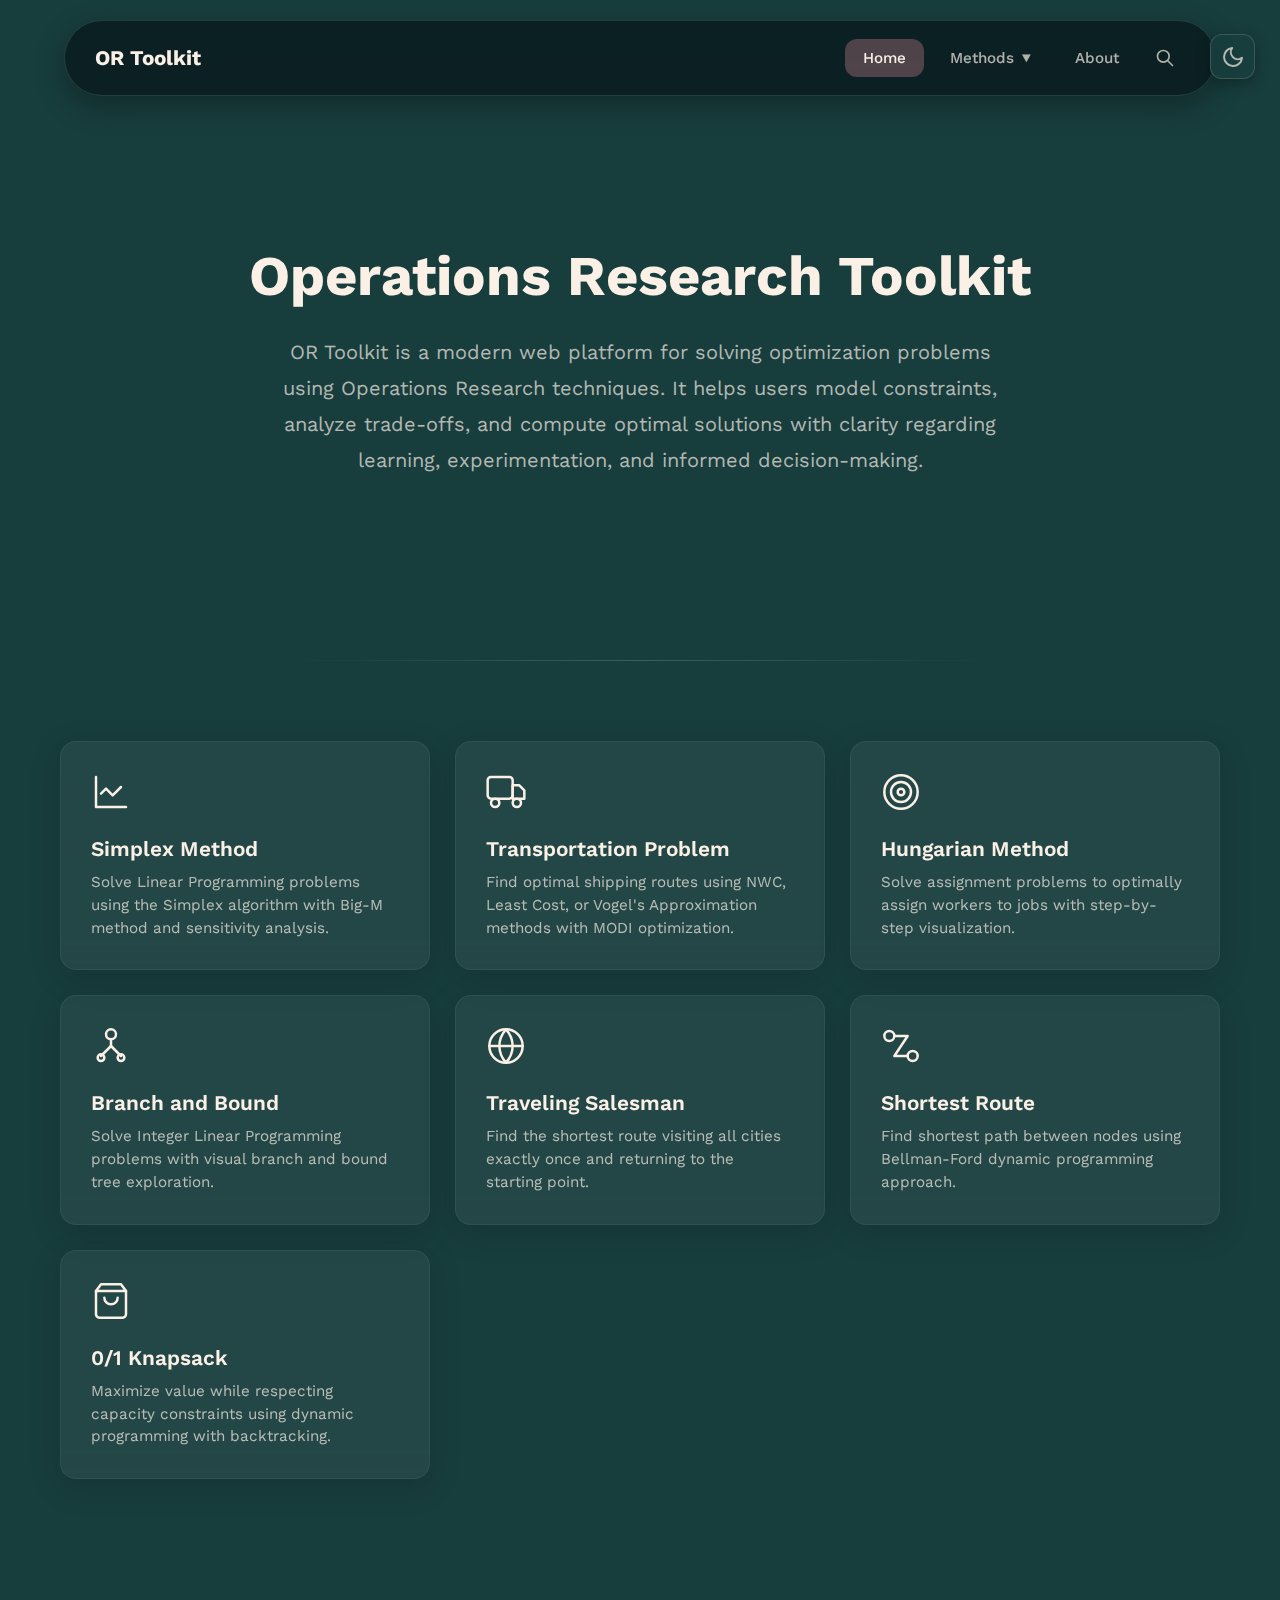
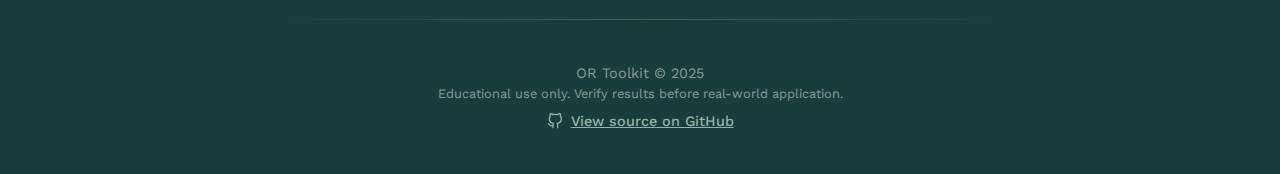
<file: index.html>
<!DOCTYPE html>
<html lang="en">

<head>
    <meta charset="UTF-8">
    <meta name="viewport" content="width=device-width, initial-scale=1.0">
    <meta name="description"
        content="Operations Research Methods Toolkit - Simplex, Transportation, Hungarian, TSP, and more">
    <title>OR Toolkit</title>
    <link rel="stylesheet" href="css/common.css">
</head>

<body>
    <script src="js/common.js"></script>
    <script>injectNavbar('home'); loadTheme();</script>

    <div class="main-container">
        <header class="page-header-home">
            <h1>Operations Research Toolkit</h1>
            <p class="intro-text">
                OR Toolkit is a modern web platform for solving optimization problems using Operations Research
                techniques.
                It helps users model constraints, analyze trade-offs, and compute optimal solutions with clarity
                regarding
                learning, experimentation, and informed decision-making.
            </p>
        </header>

        <div class="divider"></div>

        <div class="methods-grid">
            <!-- Simplex Method -->
            <a href="methods/simplex/index.html" class="method-card" data-method-id="simplex">
                <div class="icon"><svg width="40" height="40" viewBox="0 0 24 24" fill="none" stroke="#FAF0E6"
                        stroke-width="1.5" stroke-linecap="round" stroke-linejoin="round">
                        <path d="M3 3v18h18" />
                        <path d="M18 9l-5 5-4-4-3 3" />
                    </svg></div>
                <h3>Simplex Method</h3>
                <p>Solve Linear Programming problems using the Simplex algorithm with Big-M method and sensitivity
                    analysis.</p>
                <span class="arrow">→</span>
            </a>

            <!-- Transportation Problem -->
            <a href="methods/transportation/index.html" class="method-card" data-method-id="transportation">
                <div class="icon"><svg width="40" height="40" viewBox="0 0 24 24" fill="none" stroke="#FAF0E6"
                        stroke-width="1.5" stroke-linecap="round" stroke-linejoin="round">
                        <rect x="1" y="3" width="15" height="13" rx="2" />
                        <path d="M16 8h4l3 3v5h-7V8z" />
                        <circle cx="5.5" cy="18.5" r="2.5" />
                        <circle cx="18.5" cy="18.5" r="2.5" />
                    </svg></div>
                <h3>Transportation Problem</h3>
                <p>Find optimal shipping routes using NWC, Least Cost, or Vogel's Approximation methods with MODI
                    optimization.</p>
                <span class="arrow">→</span>
            </a>

            <!-- Hungarian Method -->
            <a href="methods/hungarian/index.html" class="method-card" data-method-id="hungarian">
                <div class="icon"><svg width="40" height="40" viewBox="0 0 24 24" fill="none" stroke="#FAF0E6"
                        stroke-width="1.5" stroke-linecap="round" stroke-linejoin="round">
                        <circle cx="12" cy="12" r="10" />
                        <circle cx="12" cy="12" r="6" />
                        <circle cx="12" cy="12" r="2" />
                    </svg></div>
                <h3>Hungarian Method</h3>
                <p>Solve assignment problems to optimally assign workers to jobs with step-by-step visualization.</p>
                <span class="arrow">→</span>
            </a>

            <!-- Branch and Bound -->
            <a href="methods/branch-and-bound/index.html" class="method-card" data-method-id="branch-and-bound">
                <div class="icon"><svg width="40" height="40" viewBox="0 0 24 24" fill="none" stroke="#FAF0E6"
                        stroke-width="1.5" stroke-linecap="round" stroke-linejoin="round">
                        <circle cx="12" cy="5" r="3" />
                        <line x1="12" y1="8" x2="12" y2="12" />
                        <line x1="12" y1="12" x2="6" y2="18" />
                        <line x1="12" y1="12" x2="18" y2="18" />
                        <circle cx="6" cy="19" r="2" />
                        <circle cx="18" cy="19" r="2" />
                    </svg></div>
                <h3>Branch and Bound</h3>
                <p>Solve Integer Linear Programming problems with visual branch and bound tree exploration.</p>
                <span class="arrow">→</span>
            </a>

            <!-- TSP -->
            <a href="methods/tsp/index.html" class="method-card" data-method-id="tsp">
                <div class="icon"><svg width="40" height="40" viewBox="0 0 24 24" fill="none" stroke="#FAF0E6"
                        stroke-width="1.5" stroke-linecap="round" stroke-linejoin="round">
                        <circle cx="12" cy="12" r="10" />
                        <path d="M2 12h20" />
                        <path
                            d="M12 2a15.3 15.3 0 0 1 4 10 15.3 15.3 0 0 1-4 10 15.3 15.3 0 0 1-4-10 15.3 15.3 0 0 1 4-10z" />
                    </svg></div>
                <h3>Traveling Salesman</h3>
                <p>Find the shortest route visiting all cities exactly once and returning to the starting point.</p>
                <span class="arrow">→</span>
            </a>

            <!-- Shortest Route -->
            <a href="methods/shortest-route/index.html" class="method-card" data-method-id="shortest-route">
                <div class="icon"><svg width="40" height="40" viewBox="0 0 24 24" fill="none" stroke="#FAF0E6"
                        stroke-width="1.5" stroke-linecap="round" stroke-linejoin="round">
                        <circle cx="5" cy="6" r="3" />
                        <circle cx="19" cy="18" r="3" />
                        <path d="M8 6h8l-8 12h8" />
                    </svg></div>
                <h3>Shortest Route</h3>
                <p>Find shortest path between nodes using Bellman-Ford dynamic programming approach.</p>
                <span class="arrow">→</span>
            </a>

            <!-- Knapsack -->
            <a href="methods/knapsack/index.html" class="method-card" data-method-id="knapsack">
                <div class="icon"><svg width="40" height="40" viewBox="0 0 24 24" fill="none" stroke="#FAF0E6"
                        stroke-width="1.5" stroke-linecap="round" stroke-linejoin="round">
                        <path d="M6 2L3 6v14a2 2 0 0 0 2 2h14a2 2 0 0 0 2-2V6l-3-4z" />
                        <line x1="3" y1="6" x2="21" y2="6" />
                        <path d="M16 10a4 4 0 0 1-8 0" />
                    </svg></div>
                <h3>0/1 Knapsack</h3>
                <p>Maximize value while respecting capacity constraints using dynamic programming with backtracking.</p>
                <span class="arrow">→</span>
            </a>
        </div>
    </div>

    <script>injectFooter();</script>

    <script>
        // Handle nav search - filter on homepage (Overrides common.js redirect)
        function handleNavSearch(event) {
            if (event.key === 'Enter') {
                const query = event.target.value.trim();
                filterMethods(query);
            } else {
                filterMethods(event.target.value);
            }
        }

        // Filter methods based on search input
        function filterMethods(query) {
            const cards = document.querySelectorAll('.method-card');
            const normalizedQuery = query.toLowerCase().trim();

            if (!normalizedQuery) {
                cards.forEach(card => card.style.display = 'block');
                return;
            }

            cards.forEach(card => {
                const title = card.querySelector('h3').textContent.toLowerCase();
                const desc = card.querySelector('p').textContent.toLowerCase();
                const matches = title.includes(normalizedQuery) || desc.includes(normalizedQuery);
                card.style.display = matches ? 'block' : 'none';
            });
        }

        // Check for search query in URL
        document.addEventListener('DOMContentLoaded', function () {
            const urlParams = new URLSearchParams(window.location.search);
            const searchQuery = urlParams.get('search');
            if (searchQuery) {
                // Wait for input to be injected? injectNavbar runs synchronously.
                const searchInput = document.getElementById('navSearchInput');
                if (searchInput) {
                    searchInput.value = searchQuery;
                    document.getElementById('searchContainer').classList.add('expanded');
                    filterMethods(searchQuery);
                }
            }
        });
    </script>
</body>

</html>
</file>
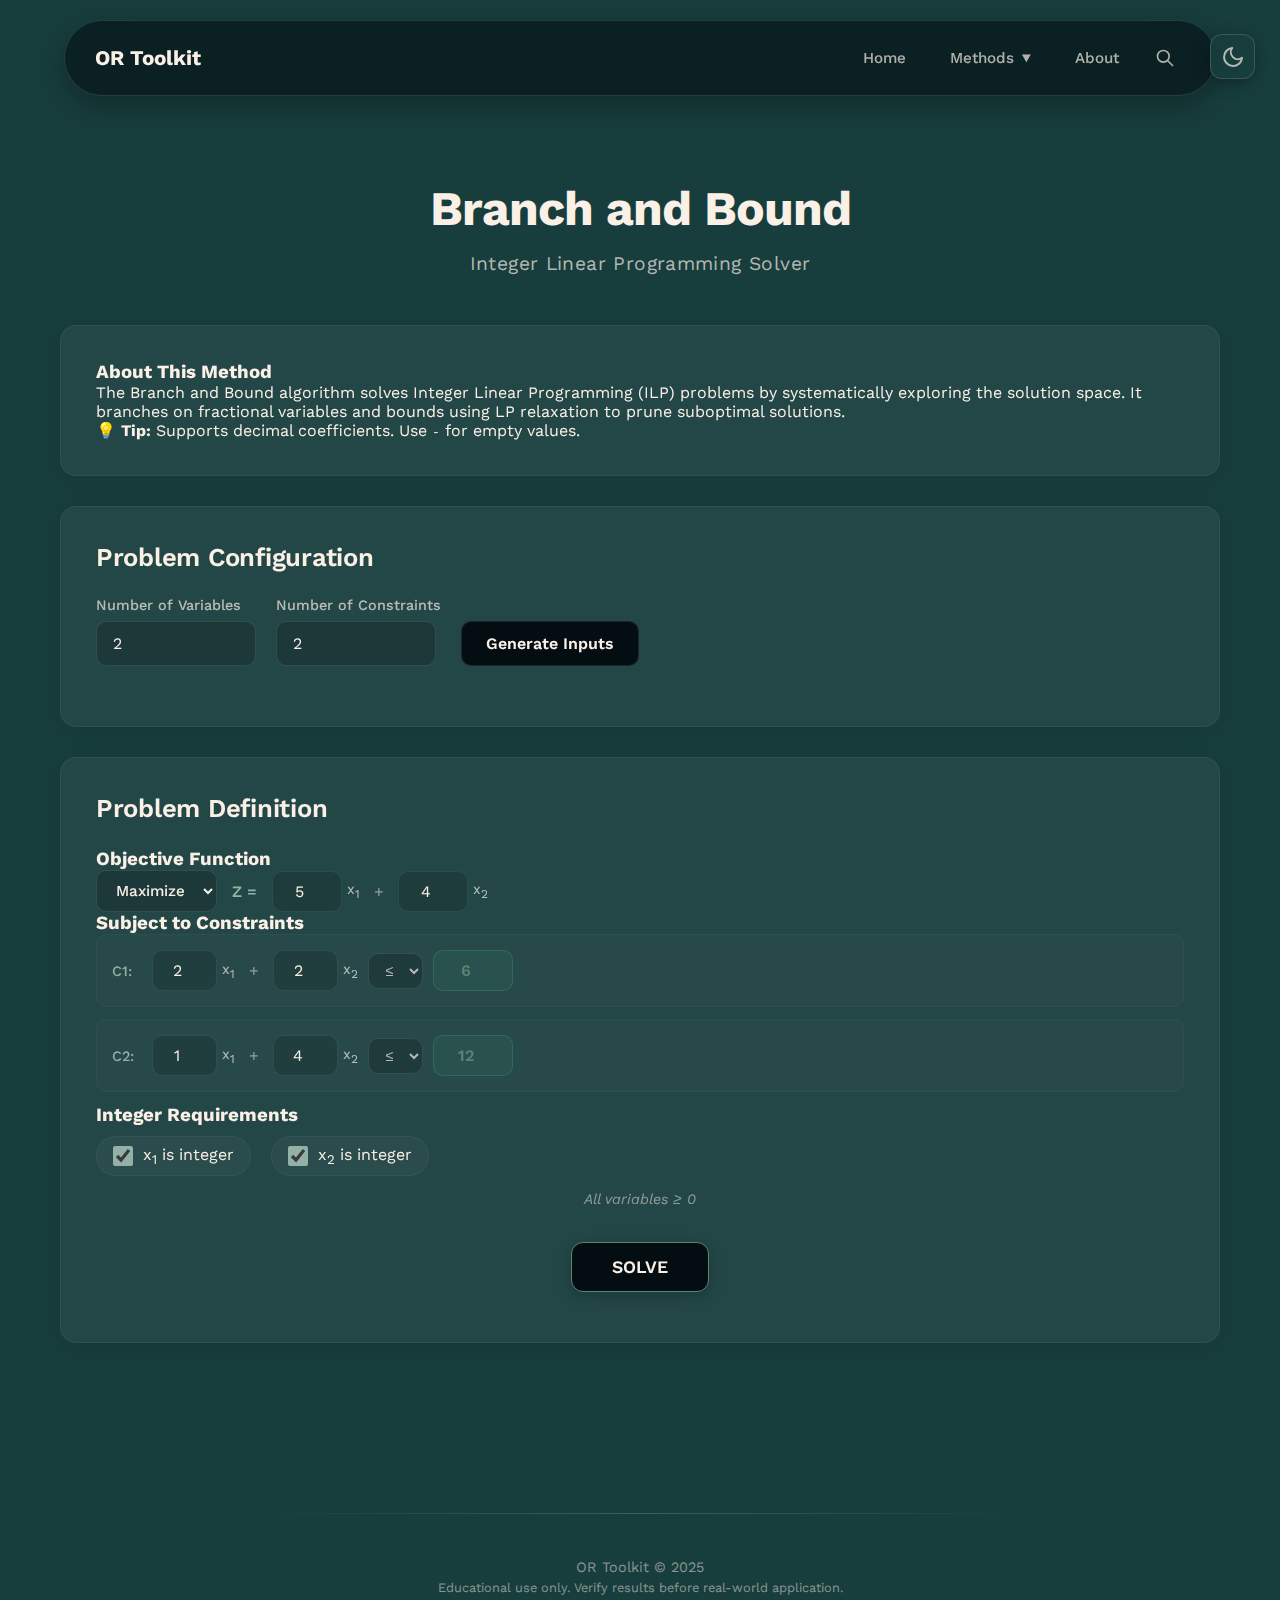
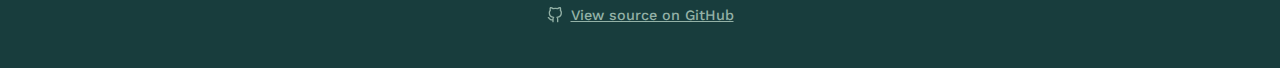
<file: methods/branch-and-bound/index.html>
<!DOCTYPE html>
<html lang="en">

<head>
    <meta charset="UTF-8">
    <meta name="viewport" content="width=device-width, initial-scale=1.0">
    <title>Branch and Bound - OR Toolkit</title>
    <link rel="stylesheet" href="../../css/common.css">
    <link rel="stylesheet" href="style.css">
</head>

<body>
    <!-- Navbar will be injected by common.js -->

    <div class="main-container">
        <header class="page-header">
            <h1>Branch and Bound</h1>
            <p class="subtitle">Integer Linear Programming Solver</p>
        </header>

        <!-- Method Description -->
        <div class="card method-description">
            <h3>About This Method</h3>
            <p>
                The Branch and Bound algorithm solves Integer Linear Programming (ILP) problems by systematically
                exploring the solution space. It branches on fractional variables and bounds using LP relaxation
                to prune suboptimal solutions.
            </p>
            <p class="note">
                💡 <strong>Tip:</strong> Supports decimal coefficients. Use <code>-</code> for empty values.
            </p>
        </div>

        <div class="card">
            <h2>Problem Configuration</h2>

            <div class="input-group">
                <div class="input-field">
                    <label>Number of Variables</label>
                    <input type="number" id="numVars" value="2" min="1" max="6">
                </div>
                <div class="input-field">
                    <label>Number of Constraints</label>
                    <input type="number" id="numConstraints" value="2" min="1" max="6">
                </div>
                <button class="btn btn-primary" onclick="generateInputs()">Generate Inputs</button>
            </div>
        </div>

        <div class="card" id="problemCard">
            <h2>Problem Definition</h2>

            <div class="section">
                <h3>Objective Function</h3>
                <div class="objective-row">
                    <select id="objectiveType" class="obj-select">
                        <option value="max">Maximize</option>
                        <option value="min">Minimize</option>
                    </select>
                    <span class="obj-label">Z =</span>
                    <div id="objectiveInputs" class="objective-inputs"></div>
                </div>
            </div>

            <div class="section">
                <h3>Subject to Constraints</h3>
                <div id="constraintsContainer"></div>
            </div>

            <div class="section">
                <h3>Integer Requirements</h3>
                <div id="integerVarsContainer"></div>
            </div>

            <div class="section non-negativity">
                <p>All variables ≥ 0</p>
            </div>

            <div class="solve-section">
                <button class="btn btn-solve" onclick="solve()">SOLVE</button>
            </div>
        </div>

        <div class="card result-card hidden" id="resultsCard">
            <h2>Branch and Bound Tree</h2>

            <div id="treeContainer"></div>
            <div class="final-result" id="finalResult"></div>
        </div>
    </div>

    <script src="../../js/common.js"></script>
    <script src="script.js"></script>
</body>

</html>
</file>
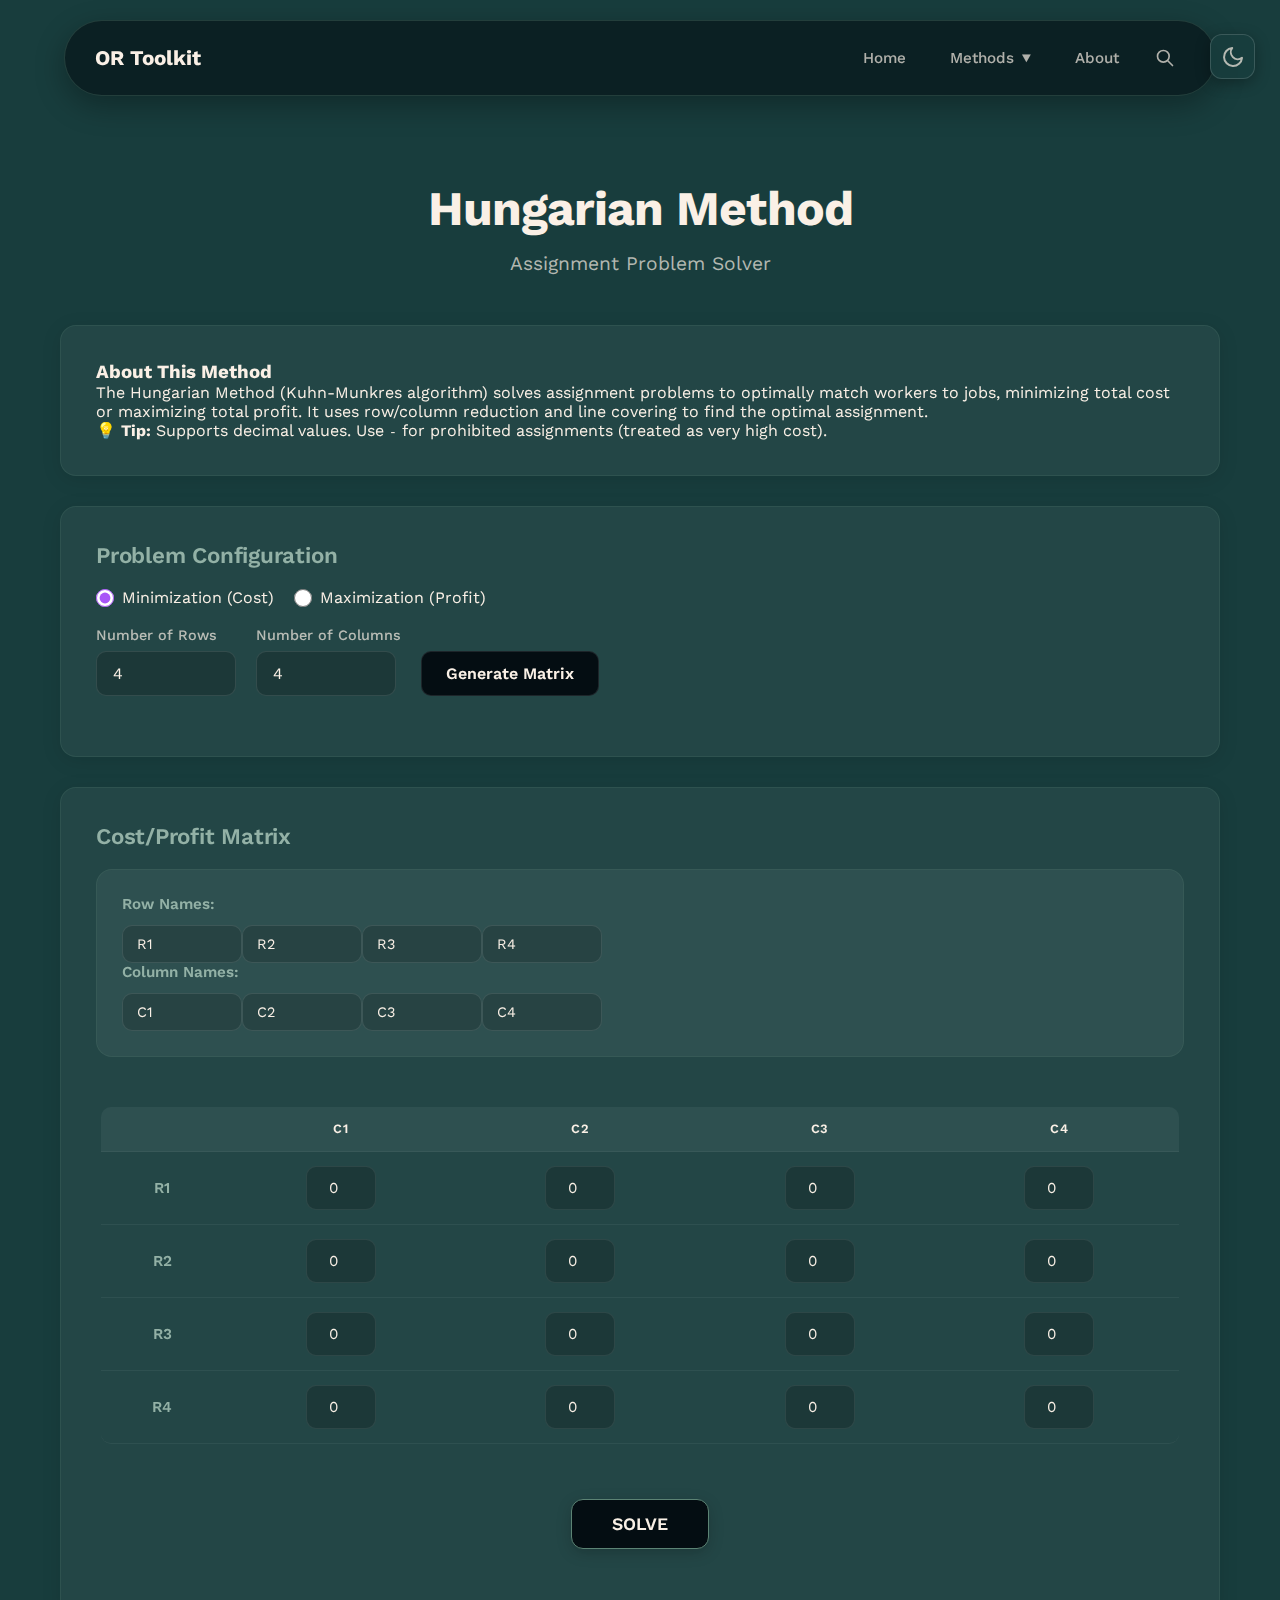
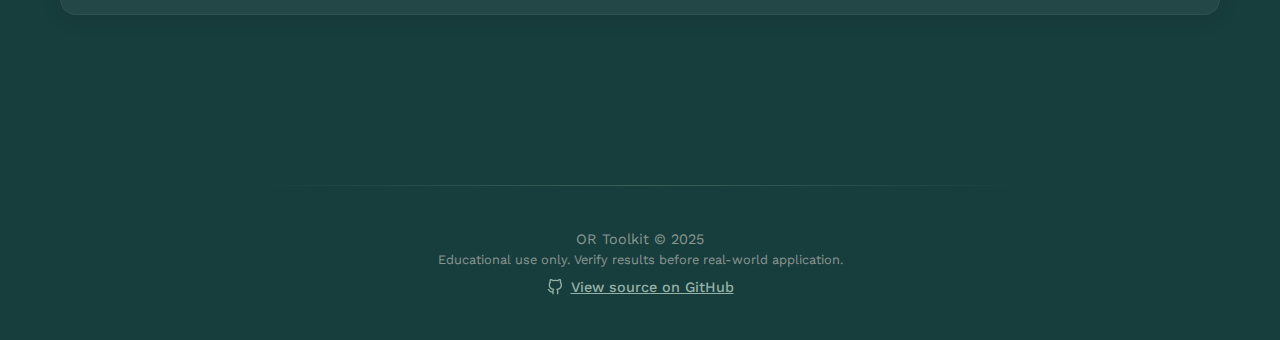
<file: methods/hungarian/index.html>
<!DOCTYPE html>
<html lang="en">

<head>
    <meta charset="UTF-8">
    <meta name="viewport" content="width=device-width, initial-scale=1.0">
    <title>Hungarian Method - OR Toolkit</title>
    <link rel="stylesheet" href="../../css/common.css">
    <link rel="stylesheet" href="style.css">
</head>

<body>
    <!-- Navbar will be injected by common.js -->

    <div class="main-container">
        <header class="page-header">
            <h1>Hungarian Method</h1>
            <p class="subtitle">Assignment Problem Solver</p>
        </header>

        <!-- Method Description -->
        <div class="card method-description">
            <h3>About This Method</h3>
            <p>
                The Hungarian Method (Kuhn-Munkres algorithm) solves assignment problems to optimally match
                workers to jobs, minimizing total cost or maximizing total profit. It uses row/column reduction
                and line covering to find the optimal assignment.
            </p>
            <p class="note">
                💡 <strong>Tip:</strong> Supports decimal values. Use <code>-</code> for prohibited assignments (treated
                as very high cost).
            </p>
        </div>

        <div class="card">
            <h2>Problem Configuration</h2>

            <div class="problem-type">
                <label class="radio-option">
                    <input type="radio" name="problemType" value="min" checked>
                    <span>Minimization (Cost)</span>
                </label>
                <label class="radio-option">
                    <input type="radio" name="problemType" value="max">
                    <span>Maximization (Profit)</span>
                </label>
            </div>

            <div class="input-group">
                <div class="input-field">
                    <label>Number of Rows</label>
                    <input type="number" id="numWorkers" value="4" min="1" max="10">
                </div>
                <div class="input-field">
                    <label>Number of Columns</label>
                    <input type="number" id="numJobs" value="4" min="1" max="10">
                </div>
                <button class="btn btn-primary" onclick="generateMatrix()">Generate Matrix</button>
            </div>
        </div>

        <div class="card" id="matrixCard">
            <h2>Cost/Profit Matrix</h2>
            <div id="balanceWarning" class="warning-box hidden">
                <p id="balanceMessage"></p>
            </div>

            <div id="namesSection" class="names-section hidden">
                <div class="names-group">
                    <label>Row Names:</label>
                    <div id="rowNamesContainer" class="names-container"></div>
                </div>
                <div class="names-group">
                    <label>Column Names:</label>
                    <div id="colNamesContainer" class="names-container"></div>
                </div>
            </div>

            <div class="matrix-container" id="matrixInput"></div>

            <div class="solve-section">
                <button class="btn btn-solve" onclick="solve()">SOLVE</button>
            </div>
        </div>

        <div class="card result-card hidden" id="resultsCard">
            <h2>Solution Steps</h2>

            <div id="stepsContainer"></div>
            <div class="final-result" id="finalResult"></div>
        </div>
    </div>

    <script src="../../js/common.js"></script>
    <script src="script.js"></script>
</body>

</html>
</file>
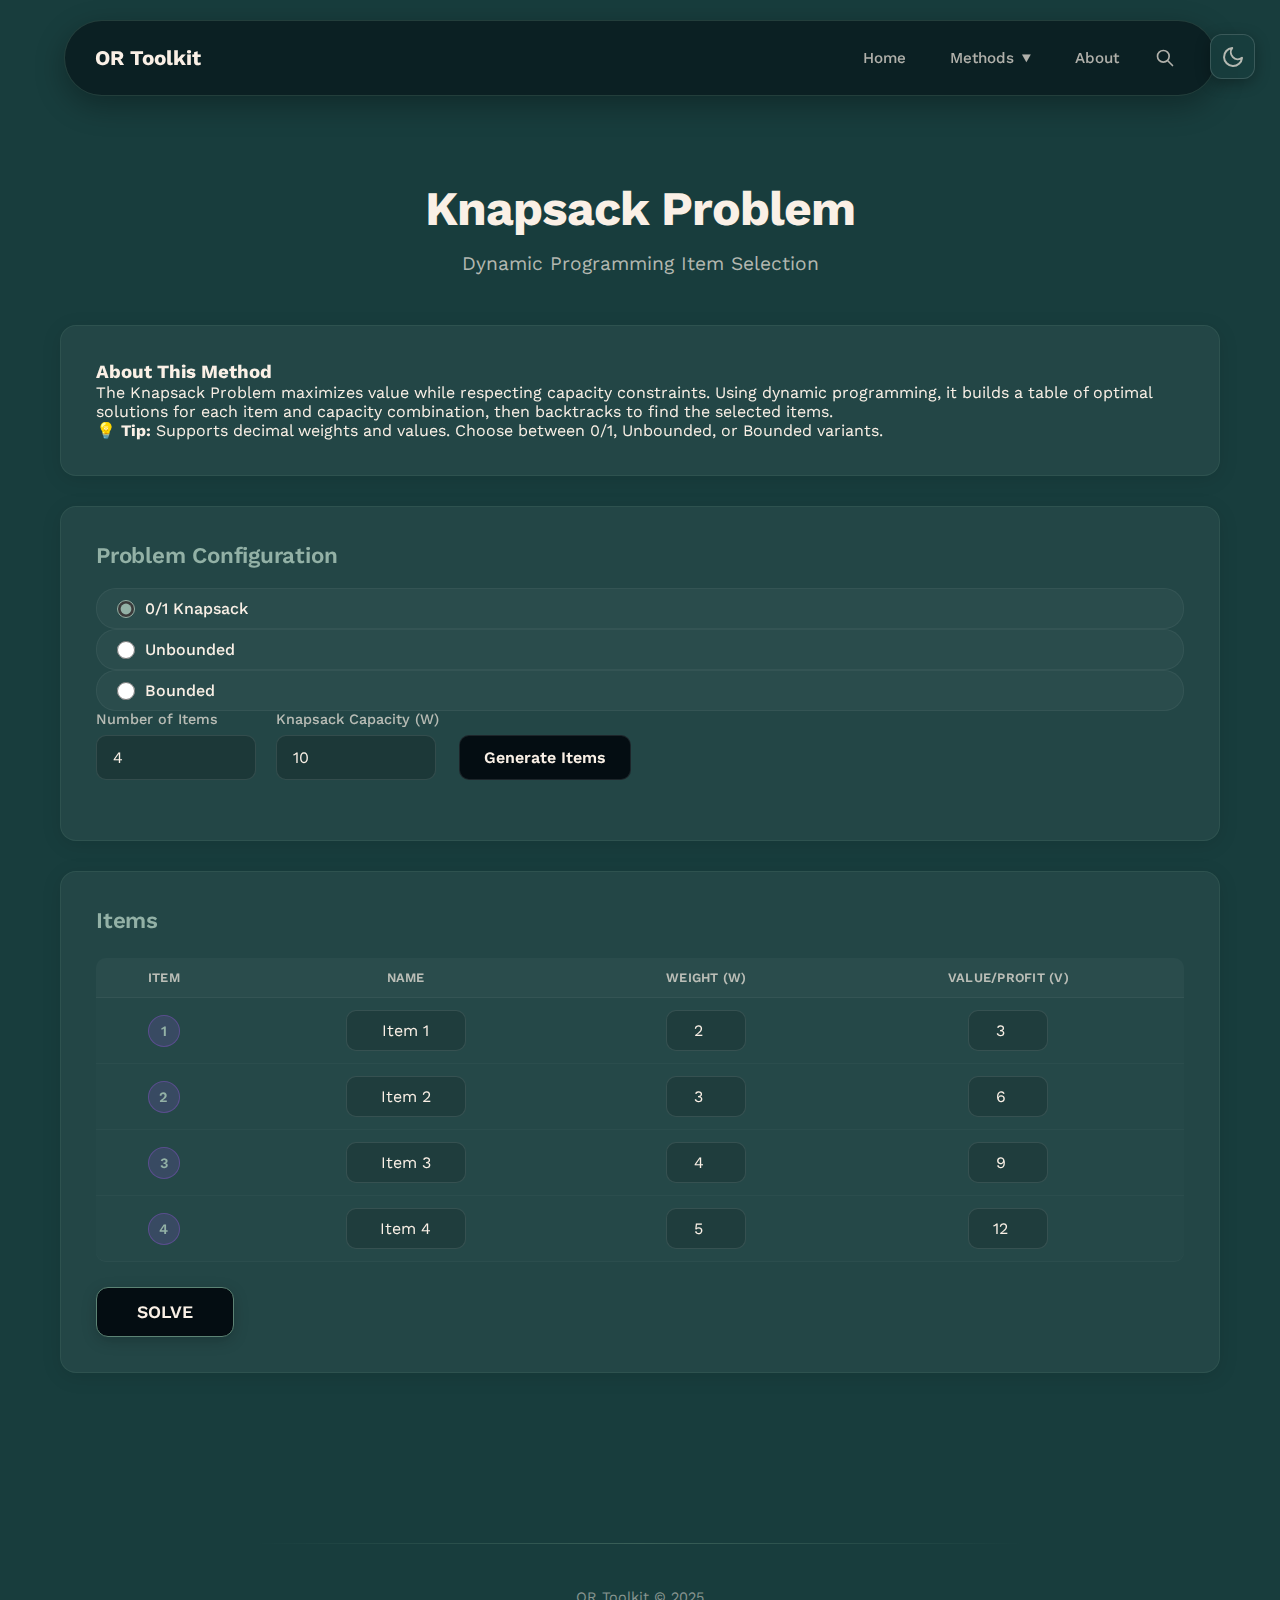
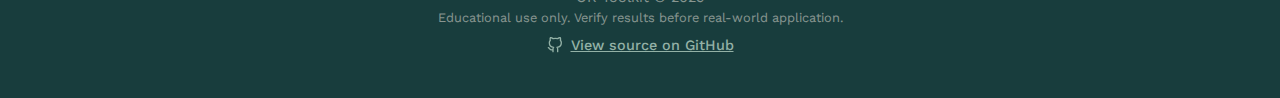
<file: methods/knapsack/index.html>
<!DOCTYPE html>
<html lang="en">

<head>
    <meta charset="UTF-8">
    <meta name="viewport" content="width=device-width, initial-scale=1.0">
    <title>0/1 Knapsack Problem - OR Toolkit</title>
    <link rel="stylesheet" href="../../css/common.css">
    <link rel="stylesheet" href="style.css">
</head>

<body>
    <!-- Navbar will be injected by common.js -->

    <div class="main-container">
        <header class="page-header">
            <h1>Knapsack Problem</h1>
            <p class="subtitle">Dynamic Programming Item Selection</p>
        </header>

        <!-- Method Description -->
        <div class="card method-description">
            <h3>About This Method</h3>
            <p>
                The Knapsack Problem maximizes value while respecting capacity constraints. Using dynamic
                programming, it builds a table of optimal solutions for each item and capacity combination,
                then backtracks to find the selected items.
            </p>
            <p class="note">
                💡 <strong>Tip:</strong> Supports decimal weights and values. Choose between 0/1, Unbounded, or Bounded
                variants.
            </p>
        </div>

        <div class="card">
            <h2>Problem Configuration</h2>

            <div class="problem-type">
                <label class="radio-option">
                    <input type="radio" name="knapsackType" value="01" checked onclick="updateInputs()">
                    <span>0/1 Knapsack</span>
                </label>
                <label class="radio-option">
                    <input type="radio" name="knapsackType" value="unbounded" onclick="updateInputs()">
                    <span>Unbounded</span>
                </label>
                <label class="radio-option">
                    <input type="radio" name="knapsackType" value="bounded" onclick="updateInputs()">
                    <span>Bounded</span>
                </label>
            </div>

            <div class="input-group">
                <div class="input-field">
                    <label>Number of Items</label>
                    <input type="number" id="numItems" value="4" min="1" max="10">
                </div>
                <div class="input-field">
                    <label>Knapsack Capacity (W)</label>
                    <input type="number" id="capacity" value="10" min="1" max="50">
                </div>
                <button class="btn btn-primary" onclick="generateInputs()">Generate Items</button>
            </div>
        </div>

        <div class="card" id="itemsCard">
            <h2>Items</h2>
            <div id="itemsContainer"></div>

            <div class="solve-section">
                <button class="btn btn-solve" onclick="solve()">SOLVE</button>
            </div>
        </div>

        <div class="card result-card hidden" id="resultsCard">
            <h2>Solution Steps</h2>

            <div id="stepsContainer"></div>
            <div class="final-result" id="finalResult"></div>
        </div>
    </div>

    <script src="../../js/common.js"></script>
    <script src="script.js"></script>
</body>

</html>
</file>
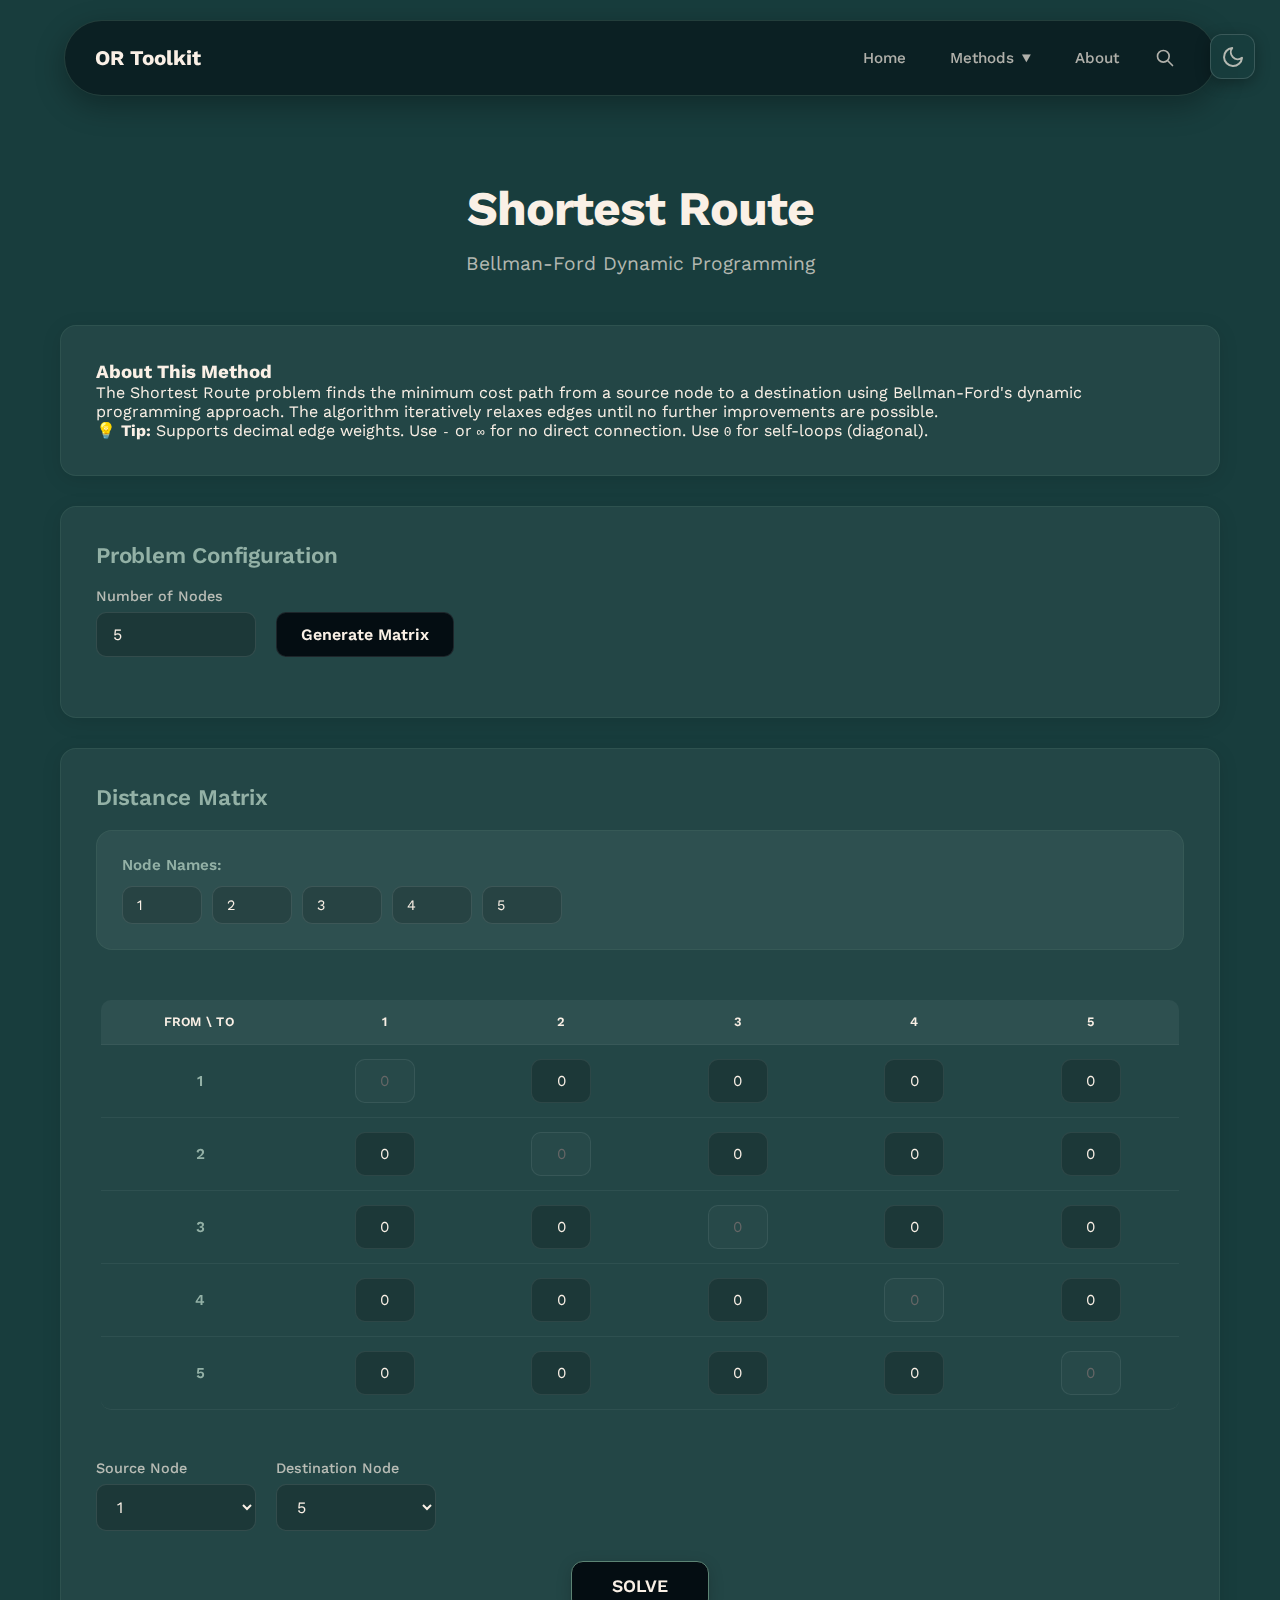
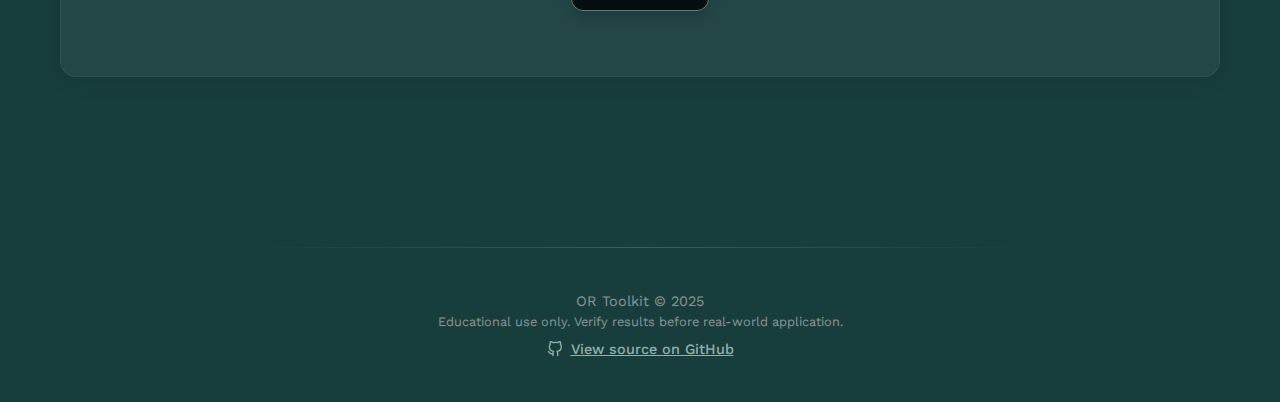
<file: methods/shortest-route/index.html>
<!DOCTYPE html>
<html lang="en">

<head>
    <meta charset="UTF-8">
    <meta name="viewport" content="width=device-width, initial-scale=1.0">
    <title>Shortest Route - OR Toolkit</title>
    <link rel="stylesheet" href="../../css/common.css">
    <link rel="stylesheet" href="style.css">
</head>

<body>
    <!-- Navbar will be injected by common.js -->

    <div class="main-container">
        <header class="page-header">
            <h1>Shortest Route</h1>
            <p class="subtitle">Bellman-Ford Dynamic Programming</p>
        </header>

        <!-- Method Description -->
        <div class="card method-description">
            <h3>About This Method</h3>
            <p>
                The Shortest Route problem finds the minimum cost path from a source node to a destination
                using Bellman-Ford's dynamic programming approach. The algorithm iteratively relaxes edges
                until no further improvements are possible.
            </p>
            <p class="note">
                💡 <strong>Tip:</strong> Supports decimal edge weights. Use <code>-</code> or <code>∞</code> for no
                direct connection. Use <code>0</code> for self-loops (diagonal).
            </p>
        </div>

        <div class="card">
            <h2>Problem Configuration</h2>
            <div class="input-group">
                <div class="input-field">
                    <label>Number of Nodes</label>
                    <input type="number" id="numNodes" value="5" min="3" max="12">
                </div>
                <button class="btn btn-primary" onclick="generateMatrix()">Generate Matrix</button>
            </div>
        </div>

        <div class="card" id="matrixCard">
            <h2>Distance Matrix</h2>

            <div id="namesSection" class="names-section hidden">
                <div class="names-group">
                    <label>Node Names:</label>
                    <div id="nodeNamesContainer" class="names-container"></div>
                </div>
            </div>

            <div class="matrix-container" id="matrixInput"></div>

            <div class="input-group" style="margin-top: 20px;">
                <div class="input-field">
                    <label>Source Node</label>
                    <select id="sourceNode"></select>
                </div>
                <div class="input-field">
                    <label>Destination Node</label>
                    <select id="destNode"></select>
                </div>
            </div>

            <div class="solve-section">
                <button class="btn btn-solve" onclick="solve()">SOLVE</button>
            </div>
        </div>

        <div class="card result-card hidden" id="resultsCard">
            <h2>Solution Steps</h2>

            <div id="stepsContainer"></div>
            <div class="final-result" id="finalResult"></div>
        </div>
    </div>

    <script src="../../js/common.js"></script>
    <script src="script.js"></script>
</body>

</html>
</file>
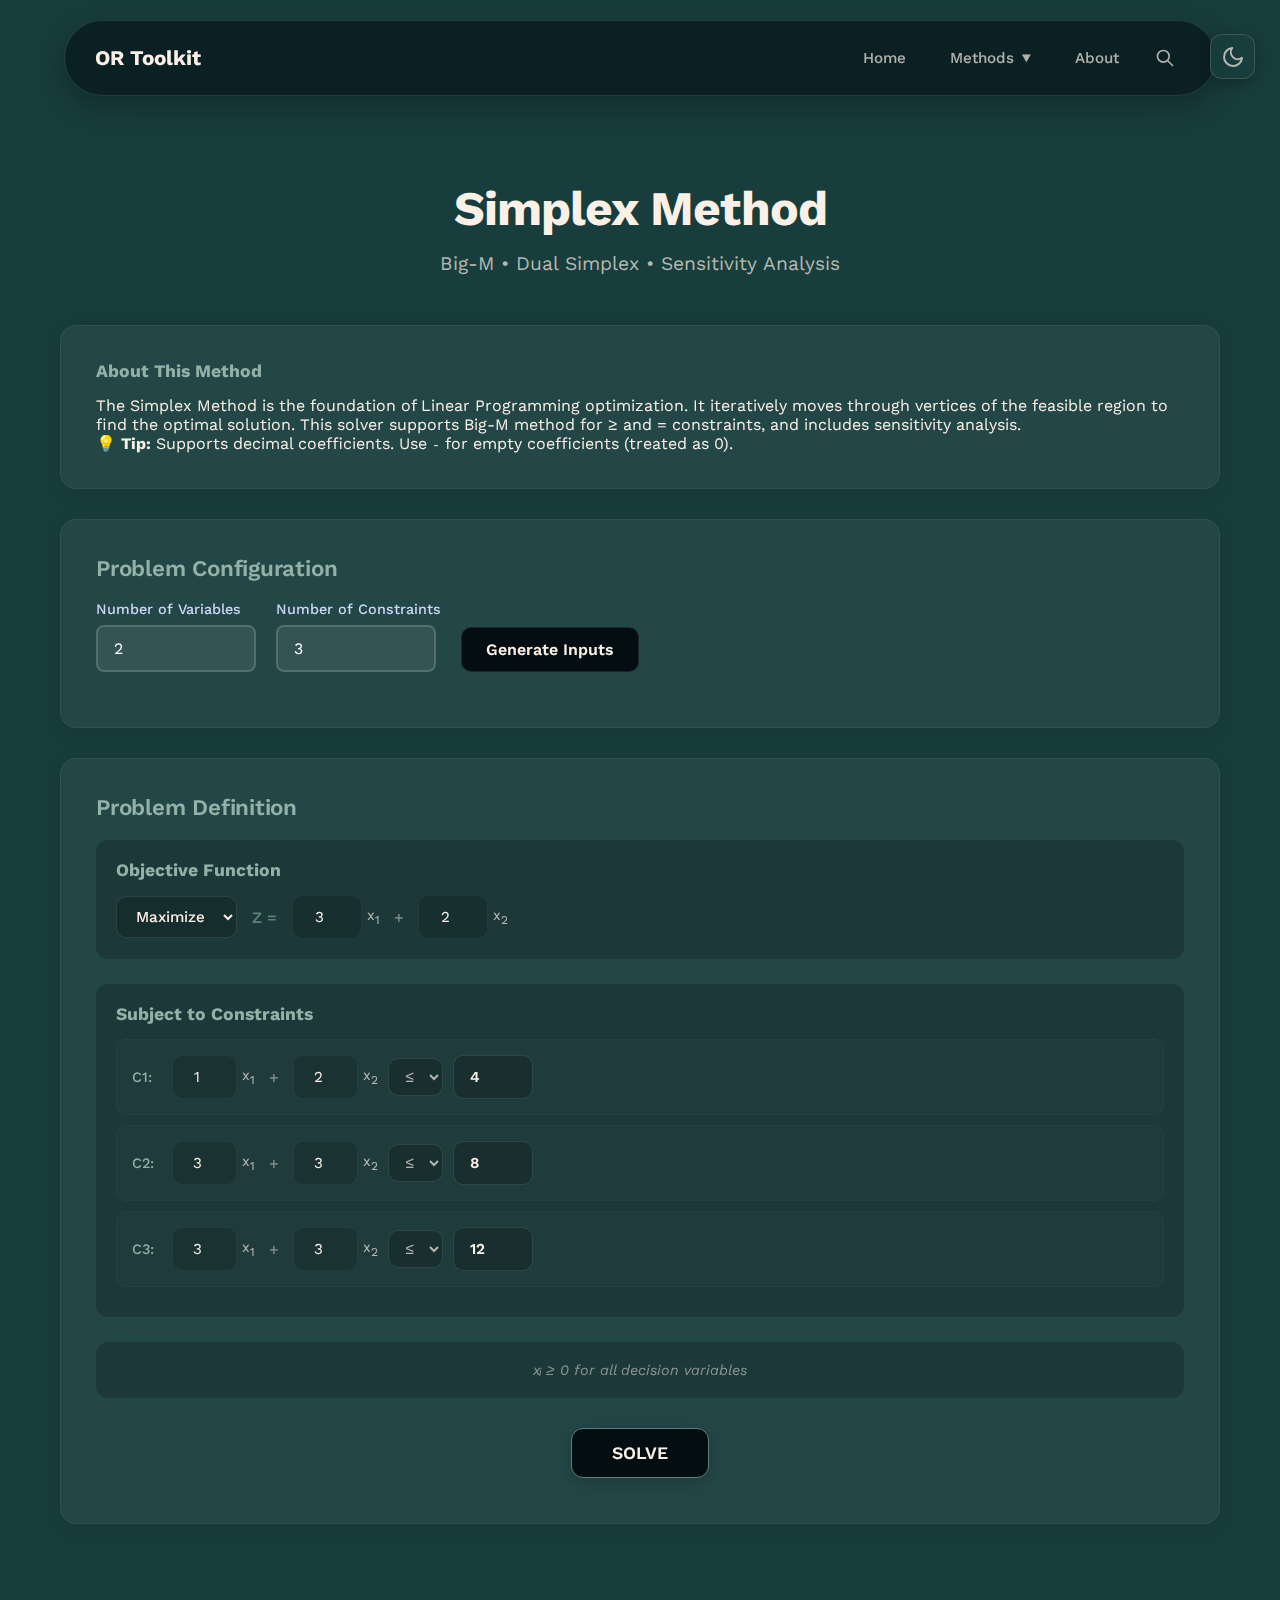
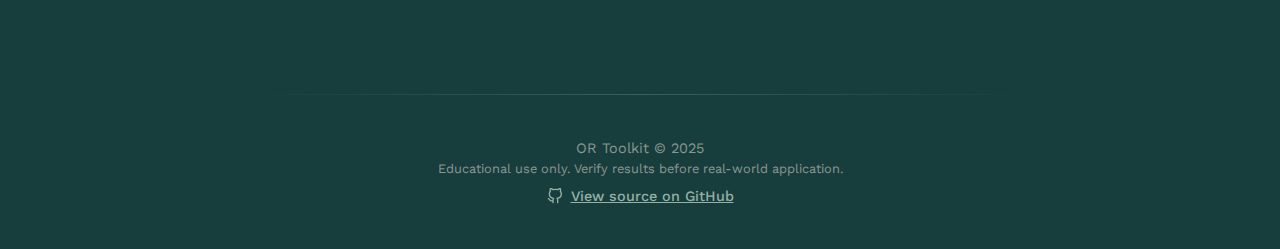
<file: methods/simplex/index.html>
<!DOCTYPE html>
<html lang="en">

<head>
    <meta charset="UTF-8">
    <meta name="viewport" content="width=device-width, initial-scale=1.0">
    <title>Simplex Method - OR Toolkit</title>
    <link rel="stylesheet" href="../../css/common.css">
    <link rel="stylesheet" href="style.css">
</head>

<body>
    <!-- Navbar will be injected by common.js -->

    <div class="main-container">
        <header class="page-header">
            <h1>Simplex Method</h1>
            <p class="subtitle">Big-M • Dual Simplex • Sensitivity Analysis</p>
        </header>

        <!-- Method Description -->
        <div class="card method-description">
            <h3>About This Method</h3>
            <p>
                The Simplex Method is the foundation of Linear Programming optimization. It iteratively
                moves through vertices of the feasible region to find the optimal solution. This solver
                supports Big-M method for ≥ and = constraints, and includes sensitivity analysis.
            </p>
            <p class="note">
                💡 <strong>Tip:</strong> Supports decimal coefficients. Use <code>-</code> for empty coefficients
                (treated as 0).
            </p>
        </div>

        <div class="card">
            <h2>Problem Configuration</h2>
            <div class="input-group">
                <div class="input-field">
                    <label>Number of Variables</label>
                    <input type="number" id="numVars" value="2" min="1" max="10">
                </div>
                <div class="input-field">
                    <label>Number of Constraints</label>
                    <input type="number" id="numConstraints" value="3" min="1" max="10">
                </div>
                <button class="btn btn-primary" onclick="generateInputs()">Generate Inputs</button>
            </div>
        </div>

        <div class="card" id="problemCard">
            <h2>Problem Definition</h2>

            <div class="section">
                <h3>Objective Function</h3>
                <div class="objective-row">
                    <select id="objectiveType" class="obj-select">
                        <option value="max">Maximize</option>
                        <option value="min">Minimize</option>
                    </select>
                    <span class="obj-label">Z =</span>
                    <div id="objectiveInputs" class="objective-inputs"></div>
                </div>
            </div>

            <div class="section">
                <h3>Subject to Constraints</h3>
                <div id="constraintsContainer"></div>
            </div>

            <div class="section non-negativity">
                <p>xᵢ ≥ 0 for all decision variables</p>
            </div>

            <div class="solve-section">
                <button class="btn btn-solve" onclick="solve()">SOLVE</button>
            </div>
        </div>

        <div class="card result-card hidden" id="resultsCard">
            <h2>Solution Process</h2>

            <div id="methodInfo" class="method-info"></div>
            <div id="stepsContainer"></div>
            <div id="sensitivityContainer" class="hidden"></div>

            <div id="whatIfSection" class="hidden">
                <h3>What-If Analysis</h3>
                <div class="whatif-options">
                    <label class="whatif-option">
                        <input type="radio" name="whatifType" value="changeC" checked onchange="updateWhatIfInputs()">
                        <span>Change cⱼ (Objective Coefficient)</span>
                    </label>
                    <label class="whatif-option">
                        <input type="radio" name="whatifType" value="changeB" onchange="updateWhatIfInputs()">
                        <span>Change bᵢ (RHS Value)</span>
                    </label>
                    <label class="whatif-option">
                        <input type="radio" name="whatifType" value="addConstraint" onchange="updateWhatIfInputs()">
                        <span>Add New Constraint</span>
                    </label>
                    <label class="whatif-option">
                        <input type="radio" name="whatifType" value="addVariable" onchange="updateWhatIfInputs()">
                        <span>Add New Variable</span>
                    </label>
                </div>
                <div id="whatIfInputs"></div>
                <button class="btn btn-analyze" onclick="analyzeChange()">ANALYZE CHANGE</button>
                <div id="whatIfResult"></div>
            </div>

            <div class="final-result" id="finalResult"></div>
        </div>
    </div>

    <script src="../../js/common.js"></script>
    <script src="script.js"></script>
</body>

</html>
</file>
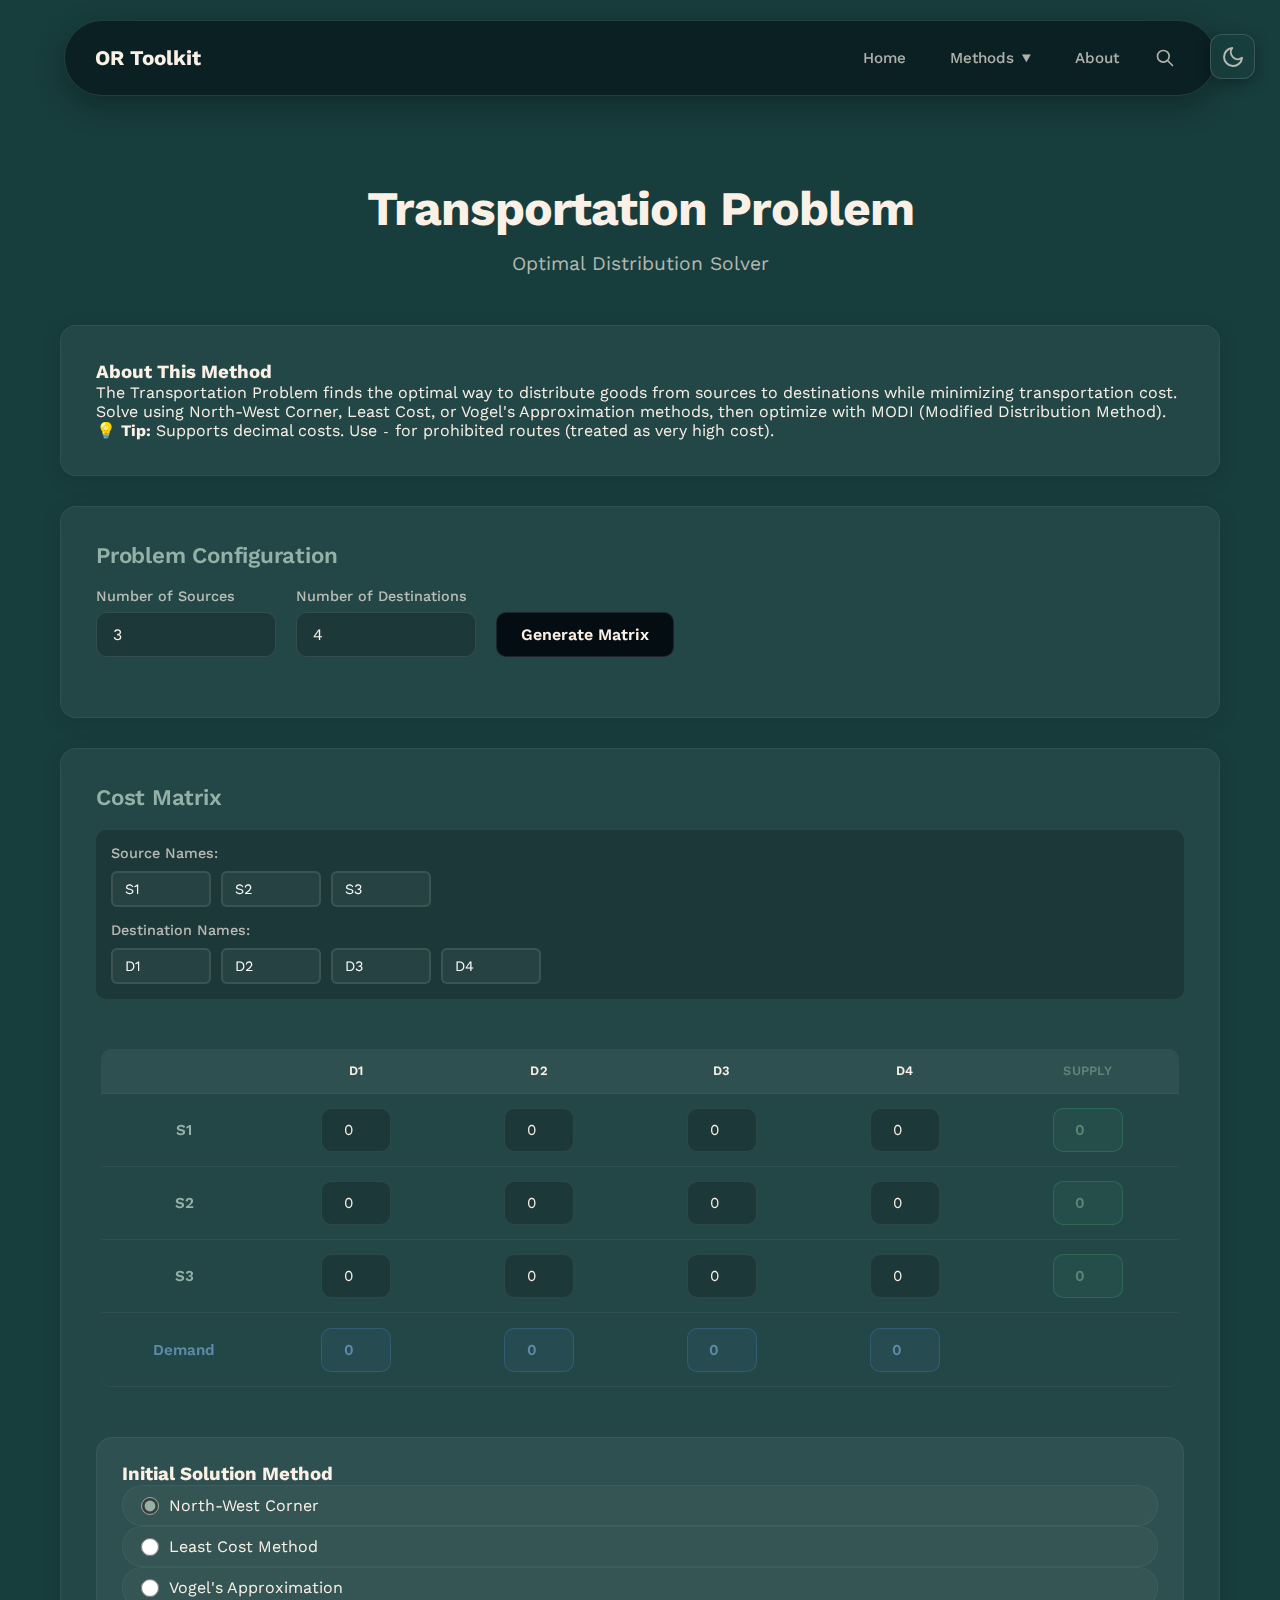
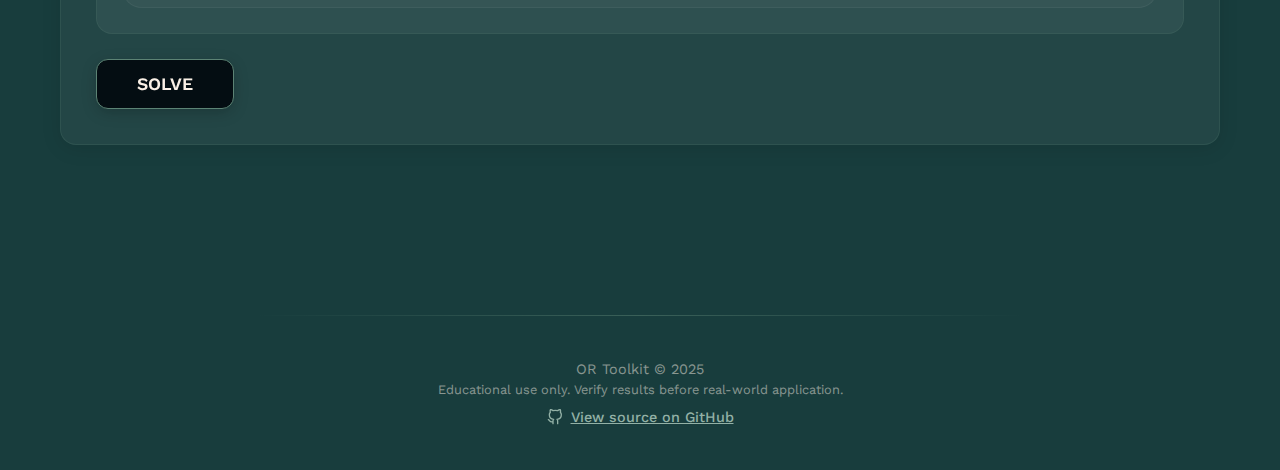
<file: methods/transportation/index.html>
<!DOCTYPE html>
<html lang="en">

<head>
    <meta charset="UTF-8">
    <meta name="viewport" content="width=device-width, initial-scale=1.0">
    <title>Transportation Problem - OR Toolkit</title>
    <link rel="stylesheet" href="../../css/common.css">
    <link rel="stylesheet" href="style.css">
</head>

<body>
    <!-- Navbar will be injected by common.js -->

    <div class="main-container">
        <header class="page-header">
            <h1>Transportation Problem</h1>
            <p class="subtitle">Optimal Distribution Solver</p>
        </header>

        <!-- Method Description -->
        <div class="card method-description">
            <h3>About This Method</h3>
            <p>
                The Transportation Problem finds the optimal way to distribute goods from sources to destinations
                while minimizing transportation cost. Solve using North-West Corner, Least Cost, or Vogel's
                Approximation methods, then optimize with MODI (Modified Distribution Method).
            </p>
            <p class="note">
                💡 <strong>Tip:</strong> Supports decimal costs. Use <code>-</code> for prohibited routes (treated as
                very high cost).
            </p>
        </div>

        <div class="card">
            <h2>Problem Configuration</h2>
            <div class="input-group">
                <div class="input-field">
                    <label>Number of Sources</label>
                    <input type="number" id="numSources" value="3" min="2" max="10">
                </div>
                <div class="input-field">
                    <label>Number of Destinations</label>
                    <input type="number" id="numDestinations" value="4" min="2" max="10">
                </div>
                <button class="btn btn-primary" onclick="generateMatrix()">Generate Matrix</button>
            </div>
        </div>

        <div class="card" id="matrixCard">
            <h2>Cost Matrix</h2>
            <div id="balanceWarning" class="warning-box hidden">
                <p id="balanceMessage"></p>
            </div>

            <div id="namesSection" class="names-section hidden">
                <div class="names-group">
                    <label>Source Names:</label>
                    <div id="sourceNamesContainer" class="names-container"></div>
                </div>
                <div class="names-group">
                    <label>Destination Names:</label>
                    <div id="destNamesContainer" class="names-container"></div>
                </div>
            </div>

            <div class="matrix-container" id="matrixInput"></div>

            <div class="method-selection">
                <h3>Initial Solution Method</h3>
                <div class="problem-type">
                    <label class="radio-option">
                        <input type="radio" name="method" value="nwc" checked>
                        <span>North-West Corner</span>
                    </label>
                    <label class="radio-option">
                        <input type="radio" name="method" value="lcm">
                        <span>Least Cost Method</span>
                    </label>
                    <label class="radio-option">
                        <input type="radio" name="method" value="vam">
                        <span>Vogel's Approximation</span>
                    </label>
                </div>
            </div>

            <div class="solve-section">
                <button class="btn btn-solve" onclick="solve()">SOLVE</button>
            </div>
        </div>

        <div class="card result-card hidden" id="resultsCard">
            <h2>Solution Steps</h2>

            <div id="stepsContainer"></div>
            <div class="final-result" id="finalResult"></div>
        </div>
    </div>

    <script src="../../js/common.js"></script>
    <script src="script.js"></script>
</body>

</html>
</file>
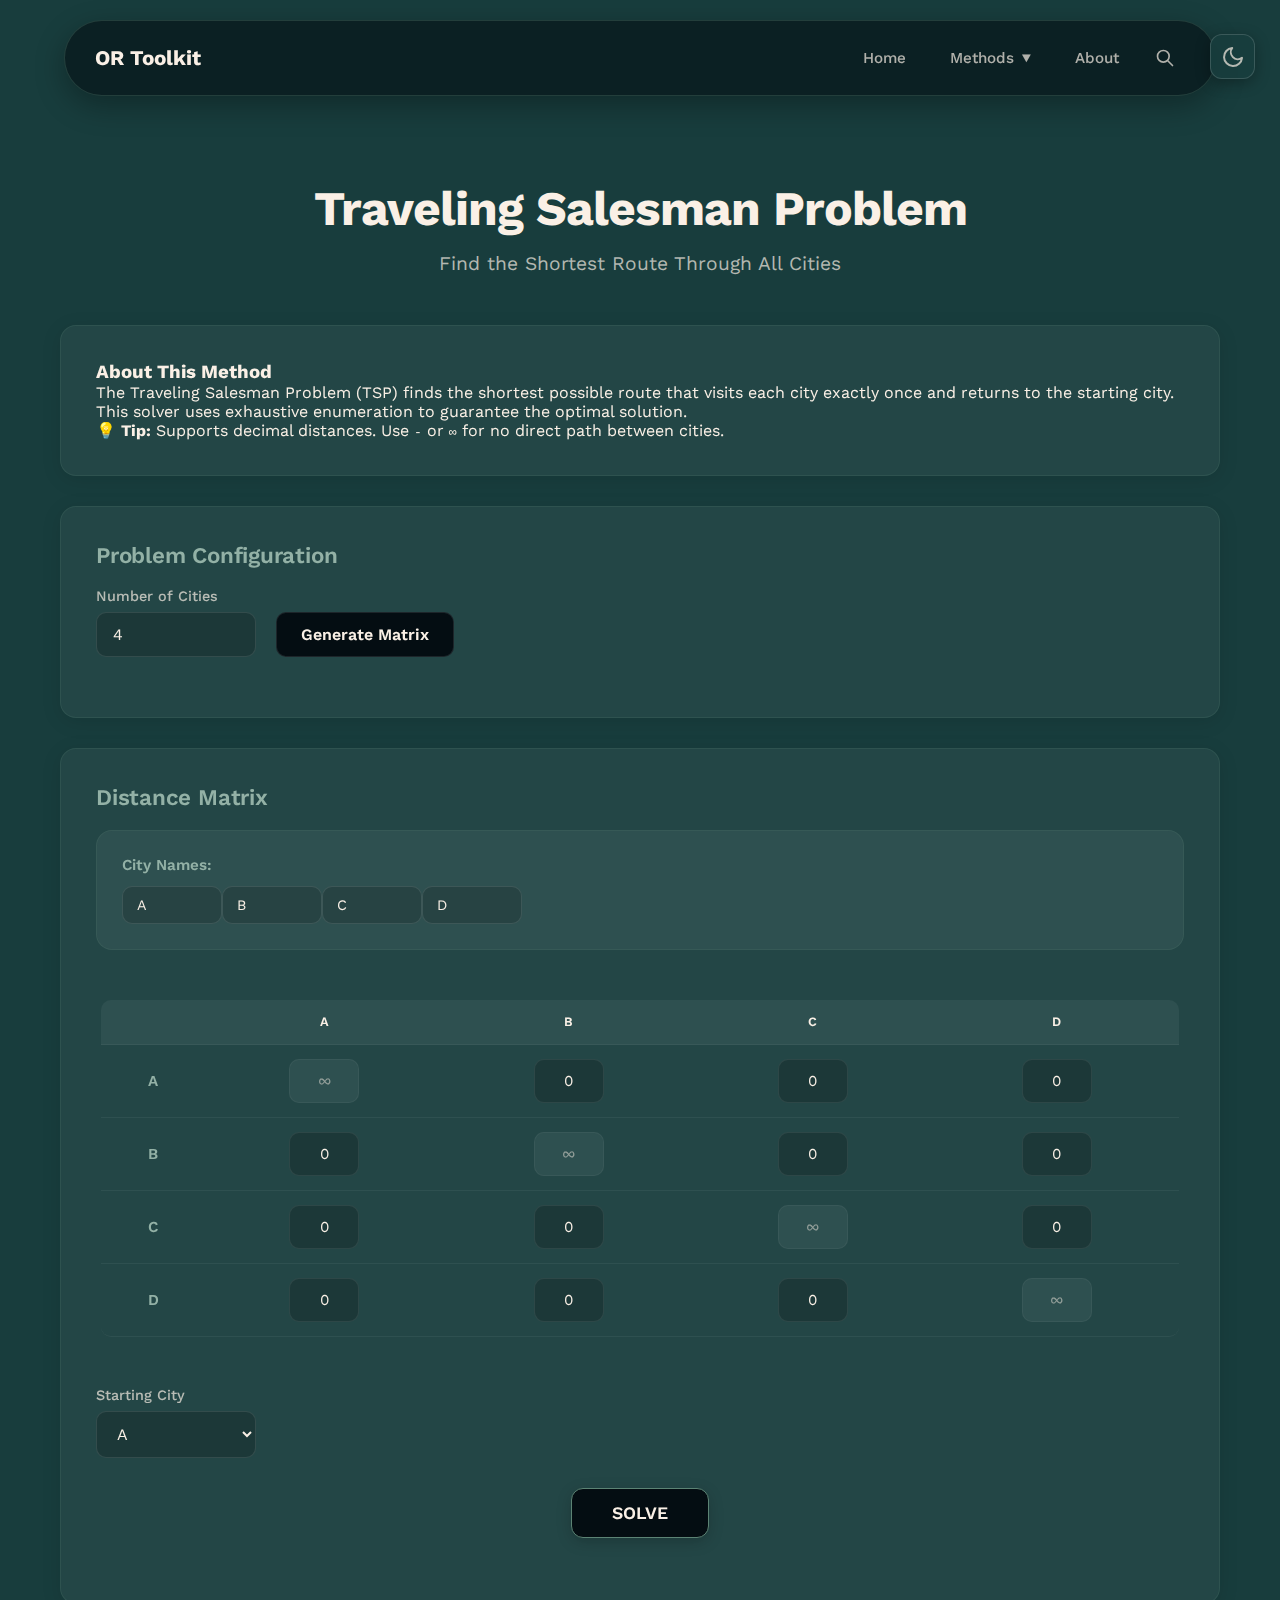
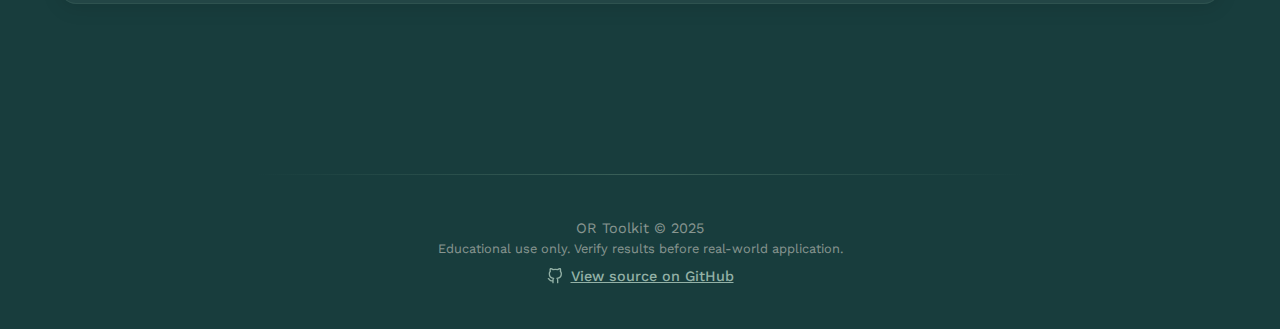
<file: methods/tsp/index.html>
<!DOCTYPE html>
<html lang="en">

<head>
    <meta charset="UTF-8">
    <meta name="viewport" content="width=device-width, initial-scale=1.0">
    <title>Traveling Salesman Problem - OR Toolkit</title>
    <link rel="stylesheet" href="../../css/common.css">
    <link rel="stylesheet" href="style.css">
</head>

<body>
    <!-- Navbar will be injected by common.js -->

    <div class="main-container">
        <header class="page-header">
            <h1>Traveling Salesman Problem</h1>
            <p class="subtitle">Find the Shortest Route Through All Cities</p>
        </header>

        <!-- Method Description -->
        <div class="card method-description">
            <h3>About This Method</h3>
            <p>
                The Traveling Salesman Problem (TSP) finds the shortest possible route that visits each city
                exactly once and returns to the starting city. This solver uses exhaustive enumeration to
                guarantee the optimal solution.
            </p>
            <p class="note">
                💡 <strong>Tip:</strong> Supports decimal distances. Use <code>-</code> or <code>∞</code> for no direct
                path between cities.
            </p>
        </div>

        <div class="card">
            <h2>Problem Configuration</h2>
            <div class="input-group">
                <div class="input-field">
                    <label>Number of Cities</label>
                    <input type="number" id="numCities" value="4" min="3" max="8">
                </div>
                <button class="btn btn-primary" onclick="generateMatrix()">Generate Matrix</button>
            </div>
        </div>

        <div class="card" id="matrixCard">
            <h2>Distance Matrix</h2>

            <div id="namesSection" class="names-section hidden">
                <div class="names-group">
                    <label>City Names:</label>
                    <div id="cityNamesContainer" class="names-container"></div>
                </div>
            </div>

            <div class="matrix-container" id="matrixInput"></div>

            <div class="input-group" style="margin-top: 20px;">
                <div class="input-field">
                    <label>Starting City</label>
                    <select id="startCity"></select>
                </div>
            </div>

            <div class="solve-section">
                <button class="btn btn-solve" onclick="solve()">SOLVE</button>
            </div>
        </div>

        <div class="card result-card hidden" id="resultsCard">
            <h2>Solution</h2>

            <!-- Graph Visualization -->
            <div class="viz-container" id="graphVizContainer">
                <canvas id="tspCanvas" class="viz-canvas"></canvas>
            </div>

            <div id="stepsContainer"></div>
            <div class="final-result" id="finalResult"></div>
        </div>
    </div>

    <script src="../../js/common.js"></script>
    <script src="script.js"></script>
</body>

</html>
</file>
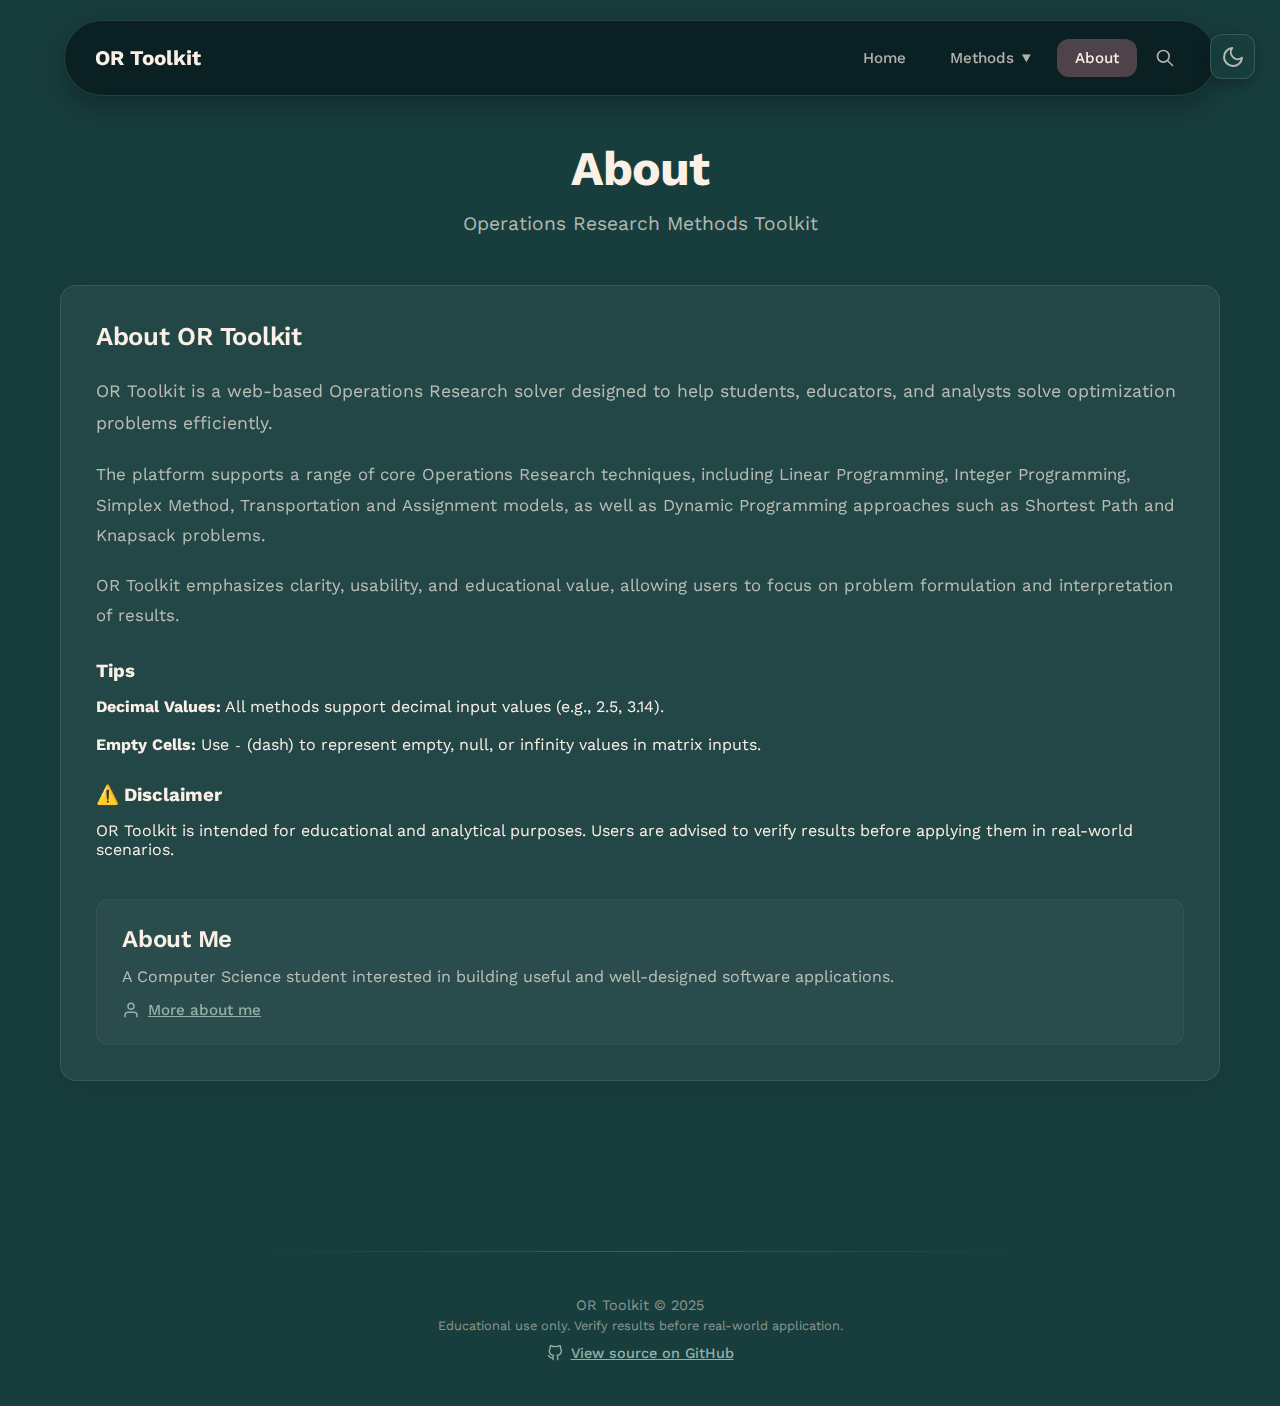
<file: about.html>
<!DOCTYPE html>
<html lang="en">

<head>
    <meta charset="UTF-8">
    <meta name="viewport" content="width=device-width, initial-scale=1.0">
    <title>About - OR Methods Toolkit</title>
    <link rel="stylesheet" href="css/common.css">
</head>

<body>
    <nav class="navbar">
        <a href="index.html" class="navbar-brand">
            <span>OR Toolkit</span>
        </a>
        <div class="navbar-links">
            <a href="index.html" class="nav-link">
                <span>Home</span>
            </a>
            <div class="methods-dropdown">
                <button class="methods-dropdown-btn">
                    <span>Methods</span>
                    <span class="dropdown-arrow">▼</span>
                </button>
                <div class="methods-dropdown-content">
                    <a href="methods/simplex/index.html">Simplex Method</a>
                    <a href="methods/transportation/index.html">Transportation Problem</a>
                    <a href="methods/hungarian/index.html">Hungarian Method</a>
                    <a href="methods/branch-and-bound/index.html">Branch and Bound</a>
                    <a href="methods/tsp/index.html">Traveling Salesman</a>
                    <a href="methods/shortest-route/index.html">Shortest Route</a>
                    <a href="methods/knapsack/index.html">0/1 Knapsack</a>
                </div>
            </div>
            <a href="about.html" class="nav-link active">
                <span>About</span>
            </a>
            <div class="search-container" id="searchContainer">
                <div class="search-input-wrapper">
                    <input type="text" id="navSearchInput" placeholder="Search methods..."
                        onkeyup="handleNavSearch(event)">
                </div>
                <button class="search-icon-btn" onclick="toggleSearch()">
                    <svg xmlns="http://www.w3.org/2000/svg" fill="none" viewBox="0 0 24 24" stroke="currentColor">
                        <path stroke-linecap="round" stroke-linejoin="round" stroke-width="2"
                            d="M21 21l-6-6m2-5a7 7 0 11-14 0 7 7 0 0114 0z" />
                    </svg>
                </button>
            </div>
        </div>
    </nav>

    <main class="main-container">
        <header class="page-header" style="margin-top: -40px;">
            <h1>About</h1>
            <p class="subtitle">Operations Research Methods Toolkit</p>
        </header>

        <div class="card"
            style="background: rgba(255, 255, 255, 0.05); backdrop-filter: blur(10px); border: 1px solid rgba(255, 255, 255, 0.1);">
            <h2>About OR Toolkit</h2>
            <p style="color: var(--text-secondary); font-size: 1.1rem; line-height: 1.8;">
                OR Toolkit is a web-based Operations Research solver designed to help students, educators, and analysts
                solve optimization problems efficiently.
            </p>

            <p style="color: var(--text-secondary); font-size: 1.05rem; line-height: 1.8; margin-top: 20px;">
                The platform supports a range of core Operations Research techniques, including Linear Programming,
                Integer Programming, Simplex Method, Transportation and Assignment models, as well as Dynamic
                Programming approaches such as Shortest Path and Knapsack problems.
            </p>

            <p style="color: var(--text-secondary); font-size: 1.05rem; line-height: 1.8; margin-top: 20px;">
                OR Toolkit emphasizes clarity, usability, and educational value, allowing users to focus on problem
                formulation and interpretation of results.
            </p>



            <div style="margin-top: 30px;">
                <h3 style="color: var(--light); margin-bottom: 15px;">Tips</h3>
                <div class="method-description">
                    <p>
                        <strong>Decimal Values:</strong> All methods support decimal input values (e.g., 2.5,
                        3.14).<br><br>
                        <strong>Empty Cells:</strong> Use <code>-</code> (dash) to represent empty, null, or infinity
                        values in matrix inputs.
                    </p>
                </div>
            </div>

            <div style="margin-top: 30px;">
                <h3 style="color: var(--light); margin-bottom: 15px;">⚠️ Disclaimer</h3>
                <div class="method-description">
                    <p>
                        OR Toolkit is intended for educational and analytical purposes. Users are advised to verify
                        results before applying them in real-world scenarios.
                    </p>
                </div>
            </div>

            <div
                style="margin-top: 40px; padding: 25px; background: rgba(255, 255, 255, 0.03); border-radius: 12px; border: 1px solid rgba(255, 255, 255, 0.05);">
                <h2 style="color: var(--light); margin-bottom: 10px; font-size: 1.5rem;">About Me</h2>
                <p style="color: var(--text-secondary); font-size: 1rem; line-height: 1.7;">
                    A Computer Science student interested in building useful and well-designed software applications.
                </p>
                <p style="margin-top: 10px; display: flex; align-items: center; gap: 8px;">
                    <svg width="18" height="18" viewBox="0 0 24 24" fill="none" stroke="currentColor" stroke-width="2"
                        stroke-linecap="round" stroke-linejoin="round" style="color: #93B1A6;">
                        <path d="M20 21v-2a4 4 0 0 0-4-4H8a4 4 0 0 0-4 4v2"></path>
                        <circle cx="12" cy="7" r="4"></circle>
                    </svg>
                    <a href="https://github.com/Umar-17" target="_blank"
                        style="color: #93B1A6; text-decoration: underline; font-size: 0.95rem; font-weight: 500;">
                        More about me
                    </a>
                </p>
            </div>
        </div>


    </main>

    <div class="divider" style="margin-bottom: 30px;"></div>

    <footer class="footer">
        <p>OR Toolkit © 2025</p>
        <p style="font-size: 0.8rem; margin-top: 5px;">Educational use only. Verify results before real-world
            application.</p>
        <p style="margin-top: 12px; display: flex; align-items: center; justify-content: center; gap: 8px;">
            <svg width="16" height="16" viewBox="0 0 24 24" fill="none" stroke="currentColor" stroke-width="2"
                stroke-linecap="round" stroke-linejoin="round" style="color: #93B1A6;">
                <path
                    d="M9 19c-5 1.5-5-2.5-7-3m14 6v-3.87a3.37 3.37 0 0 0-.94-2.61c3.14-.35 6.44-1.54 6.44-7A5.44 5.44 0 0 0 20 4.77 5.07 5.07 0 0 0 19.91 1S18.73.65 16 2.48a13.38 13.38 0 0 0-7 0C6.27.65 5.09 1 5.09 1A5.07 5.07 0 0 0 5 4.77a5.44 5.44 0 0 0-1.5 3.78c0 5.42 3.3 6.61 6.44 7A3.37 3.37 0 0 0 9 18.13V22">
                </path>
            </svg>
            <a href="https://github.com/Umar-17/Operations-Research-Toolkit" target="_blank"
                style="color: #93B1A6; text-decoration: underline; font-size: 0.9rem; font-weight: 500;">
                View source on GitHub
            </a>
        </p>
    </footer>

    <script src="js/common.js"></script>
    <script>
        function toggleSearch() {
            const container = document.getElementById('searchContainer');
            container.classList.toggle('expanded');
            if (container.classList.contains('expanded')) {
                document.getElementById('navSearchInput').focus();
            }
        }

        function handleNavSearch(event) {
            if (event.key === 'Enter') {
                const query = event.target.value.trim();
                if (query) {
                    window.location.href = `index.html?search=${encodeURIComponent(query)}`;
                }
            }
        }
    </script>
</body>

</html>
</file>
<file: css/common.css>
@import url('https://fonts.googleapis.com/css2?family=Work+Sans:wght@300;400;500;600;700&display=swap');

:root {
    /* New Color Scheme - Dark Teal */
    --bg-main: #183D3D;
    --bg-dark: #133333;
    --bg-card: rgba(255, 255, 255, 0.05);
    /* Glass effect base */

    --primary: #5C8374;
    /* Re-mapping old primary var to new accent */
    --primary-dark: #4b6b5e;
    --secondary: #93B1A6;

    --btn-color: #040D12;
    --accent-primary: #5C8374;
    --accent-secondary: #93B1A6;

    /* Text Colors */
    --text-primary: #FAF0E6;
    --text-secondary: rgba(250, 240, 230, 0.7);
    --text-muted: rgba(250, 240, 230, 0.5);

    /* Visualization Colors - Theme Compatible */
    --viz-success: #5C8374;
    /* Sage Green */
    --viz-error: #D9534F;
    /* Soft Red for contrast */
    --viz-warning: #E0C097;
    /* Beige/Gold */
    --viz-info: #5D8AA8;
    /* Muted Blue */
    --viz-purple: #93B1A6;
    /* Using Light Sage for purple elements to fit theme */

    /* Layout */
    --navbar-height: 80px;
    --container-max: 1200px;
    --border-radius: 16px;
    --border-radius-sm: 10px;

    /* Transitions */
    --transition-fast: 0.2s ease;
    --transition-normal: 0.3s ease;

    /* Glass Effect Variables - Updated for Dark Theme */
    --glass-bg: rgba(255, 255, 255, 0.05);
    --glass-border: rgba(92, 131, 116, 0.2);
    --glass-shadow: 0 8px 32px rgba(0, 0, 0, 0.3);
    --glass-blur: blur(16px);
}

/* Light Mode - Cream/Beige with Green text */
body.light-mode {
    --bg-main: #FAF0E6;
    --bg-dark: #F5E6D3;
    --bg-card: rgba(92, 131, 116, 0.08);

    --btn-color: #F5E6D3;

    --text-primary: #183D3D;
    --text-secondary: rgba(24, 61, 61, 0.75);
    --text-muted: rgba(24, 61, 61, 0.5);

    --glass-bg: rgba(92, 131, 116, 0.08);
    --glass-border: rgba(92, 131, 116, 0.25);
    --glass-shadow: 0 8px 32px rgba(0, 0, 0, 0.1);
}

body.light-mode .navbar {
    background: rgba(245, 230, 211, 0.85);
    border-color: rgba(92, 131, 116, 0.3);
}

body.light-mode .method-card {
    background: rgba(255, 255, 255, 0.7);
    border-color: rgba(92, 131, 116, 0.2);
}

body.light-mode .method-description {
    background: transparent !important;
    border: none !important;
    box-shadow: none !important;
    padding-left: 0;
    padding-right: 0;
}

body.light-mode .method-card:hover {
    background: rgba(255, 255, 255, 0.9);
    border-color: var(--accent-primary);
}

body.light-mode .method-card .icon svg {
    stroke: #183D3D;
}

body.light-mode .divider {
    background: linear-gradient(90deg, transparent, #5C8374, transparent);
}

/* Theme Toggle Button in Navbar */
.theme-toggle-btn {
    display: flex;
    align-items: center;
    justify-content: center;
    width: 40px;
    height: 40px;
    border-radius: 10px;
    border: none;
    background: transparent;
    cursor: pointer;
    color: var(--text-secondary);
    transition: var(--transition-fast);
}

.theme-toggle-btn:hover {
    color: var(--text-primary);
    background: rgba(255, 255, 255, 0.1);
}

/* Floating Theme Toggle Styling */
.floating-theme-btn {
    position: fixed;
    top: 34px;
    right: 25px;
    z-index: 1000;
    width: 45px;
    height: 45px;
    background: rgba(24, 61, 61, 0.85);
    /* Dark teal background */
    border: 1px solid rgba(255, 255, 255, 0.15);
    box-shadow: 0 4px 15px rgba(0, 0, 0, 0.3);
    backdrop-filter: blur(8px);
    border-radius: 12px;
}

body.light-mode .floating-theme-btn {
    background: rgba(250, 240, 230, 0.9);
    /* Cream background */
    border: 1px solid rgba(92, 131, 116, 0.3);
    box-shadow: 0 4px 15px rgba(0, 0, 0, 0.1);
}

.floating-theme-btn:hover {
    transform: translateY(2px);
    background: var(--primary);
    color: #fff;
}

.theme-toggle-btn .sun-icon {
    display: none;
}

.theme-toggle-btn .moon-icon {
    display: block;
}

body.light-mode .theme-toggle-btn .sun-icon {
    display: block;
}

body.light-mode .theme-toggle-btn .moon-icon {
    display: none;
}

body.light-mode .theme-toggle-btn:hover {
    background: rgba(92, 131, 116, 0.15);
}

/* Keep buttons same color in light mode */
body.light-mode .btn-primary,
body.light-mode .btn-solve {
    background: #183D3D;
    color: #FAF0E6;
    border-color: #183D3D;
}

body.light-mode .btn-primary:hover,
body.light-mode .btn-solve:hover {
    background: #5C8374;
    border-color: #5C8374;
}

/* Light mode inputs and selects */
body.light-mode input[type="text"],
body.light-mode input[type="number"],
body.light-mode select {
    background: rgba(255, 255, 255, 0.8);
    border-color: rgba(92, 131, 116, 0.3);
    color: #183D3D;
}

body.light-mode input:focus,
body.light-mode select:focus {
    border-color: #5C8374;
    background: rgba(255, 255, 255, 0.95);
    box-shadow: 0 0 0 3px rgba(92, 131, 116, 0.15);
}

/* Light mode tables */
body.light-mode th {
    background: rgba(92, 131, 116, 0.15);
    color: #183D3D;
}

body.light-mode td {
    border-color: rgba(92, 131, 116, 0.1);
}

body.light-mode tr:hover td {
    background: rgba(92, 131, 116, 0.05);
}

/* Light mode cards */
body.light-mode .card {
    background: rgba(255, 255, 255, 0.8);
    border-color: rgba(92, 131, 116, 0.2);
}

body.light-mode .final-result {
    background: rgba(255, 255, 255, 0.9);
    border-color: #5C8374;
}

/* Light mode dropdown */
body.light-mode .methods-dropdown-content {
    background: rgba(255, 255, 255, 0.95);
    border-color: rgba(92, 131, 116, 0.3);
}

body.light-mode .methods-dropdown-content a {
    color: #183D3D;
}

body.light-mode .methods-dropdown-content a:hover {
    background: rgba(92, 131, 116, 0.1);
}

/* Light mode footer */
body.light-mode .footer {
    color: rgba(24, 61, 61, 0.6);
}

/* Light mode method page specific fixes */
body.light-mode .step-container,
body.light-mode .iteration-detail,
body.light-mode .method-description {
    background: rgba(255, 255, 255, 0.6);
    border-color: rgba(92, 131, 116, 0.2);
}

body.light-mode .step-title,
body.light-mode h2,
body.light-mode h3,
body.light-mode h4 {
    color: #183D3D !important;
}

body.light-mode p,
body.light-mode span,
body.light-mode code {
    color: #183D3D;
}

/* Light mode legend fixes */
body.light-mode .legend-container,
body.light-mode [style*="background: rgba(0,0,0"] {
    background: rgba(255, 255, 255, 0.7) !important;
    border-color: rgba(92, 131, 116, 0.25) !important;
}

body.light-mode .legend-container h4,
body.light-mode [style*="text-transform: uppercase"] {
    color: #183D3D !important;
}

/* Light mode vizualization container */
body.light-mode .viz-container {
    background: rgba(255, 255, 255, 0.5);
}

/* Light mode text override for inline styles */
body.light-mode [style*="color: rgba(255,255,255"],
body.light-mode [style*="color: #FAF0E6"],
body.light-mode [style*="color: var(--light)"] {
    color: #183D3D !important;
}

body.light-mode [style*="color: rgba(250,240,230"] {
    color: rgba(24, 61, 61, 0.75) !important;
}

/* Legend label text - make darker in light mode */
body.light-mode [style*="color: #c9d1d9"],
body.light-mode [style*="color:#c9d1d9"] {
    color: #183D3D !important;
}

/* Form labels - make darker in light mode */
body.light-mode label {
    color: #183D3D !important;
}

/* Final result values - solid color instead of gradient in light mode */
body.light-mode .optimal-value,
body.light-mode .solution-var .var-value,
body.light-mode .final-value {
    background: none !important;
    -webkit-background-clip: initial !important;
    background-clip: initial !important;
    -webkit-text-fill-color: #5C8374 !important;
    color: #5C8374 !important;
}

/* Transportation total cost text */
body.light-mode .total-cost {
    color: #183D3D !important;
}

/* Minimalistic Divider */
.divider {
    height: 1px;
    background: linear-gradient(90deg, transparent, var(--accent-primary), transparent);
    width: 60%;
    margin: 80px auto;
    opacity: 0.5;
}

* {
    margin: 0;
    padding: 0;
    box-sizing: border-box;
}

body {
    font-family: 'Work Sans', sans-serif;
    background: var(--bg-main);
    color: var(--text-primary);
    position: relative;
    overflow-x: hidden;
    transition: background 0.5s ease, color 0.5s ease;
}

/* Smooth Theme Transitions for key elements */
.navbar,
.footer,
.card,
.method-card,
.sidebar,
.modal-content,
input,
select,
textarea,
button {
    transition: background 0.5s ease, color 0.5s ease, border-color 0.5s ease, box-shadow 0.5s ease, transform 0.2s ease;
}

/* Decorative Math Symbols - Individual Positioned */
.math-decor {
    position: fixed;
    font-size: 10rem;
    font-weight: 200;
    color: var(--text-primary);
    opacity: 0.12;
    pointer-events: none;
    z-index: 0;
    user-select: none;
}

.math-decor.top-left {
    top: 8%;
    left: 5%;
    transform: rotate(-25deg);
}

.math-decor.bottom-right {
    top: 45%;
    right: 5%;
    transform: rotate(20deg);
}

.math-decor.bottom-left {
    top: 52%;
    left: 20%;
    transform: rotate(-15deg);
}


/* ==========================================
   Floating Translucent Navbar
   ========================================== */

.navbar {
    position: fixed;
    top: 20px;
    left: 50%;
    transform: translateX(-50%);
    width: 90%;
    max-width: 1200px;
    padding: 15px 30px;
    background: rgba(4, 13, 18, 0.6);
    backdrop-filter: blur(15px);
    -webkit-backdrop-filter: blur(15px);
    border: 1px solid rgba(92, 131, 116, 0.3);
    border-radius: 50px;
    display: flex;
    align-items: center;
    justify-content: space-between;
    z-index: 1000;
    box-shadow: 0 10px 30px rgba(0, 0, 0, 0.3);
}

.navbar-brand {
    display: flex;
    align-items: center;
    gap: 12px;
    text-decoration: none;
    color: var(--text-primary);
    font-weight: 700;
    font-size: 1.3rem;
}

.navbar-brand .logo {
    font-size: 1.8rem;
}

.navbar-links {
    display: flex;
    align-items: center;
    gap: 8px;
}

.nav-link {
    display: flex;
    align-items: center;
    gap: 8px;
    padding: 10px 18px;
    color: var(--text-secondary);
    text-decoration: none;
    font-weight: 500;
    font-size: 0.95rem;
    border-radius: 12px;
    transition: var(--transition-fast);
}

.nav-link:hover {
    color: var(--text-primary);
    background: rgba(255, 231, 231, 0.1);
}

.nav-link.active {
    color: var(--light);
    background: rgba(180, 123, 132, 0.4);
}

.nav-link .icon {
    font-size: 1.1rem;
}

/* Methods Dropdown */
.methods-dropdown {
    position: relative;
}

.methods-dropdown-btn {
    display: flex;
    align-items: center;
    gap: 8px;
    padding: 10px 18px;
    color: var(--text-secondary);
    background: transparent;
    border: none;
    font-family: inherit;
    font-weight: 500;
    font-size: 0.95rem;
    border-radius: 12px;
    cursor: pointer;
    transition: var(--transition-fast);
}

.methods-dropdown-btn:hover {
    color: var(--text-primary);
    background: rgba(255, 231, 231, 0.1);
}

.methods-dropdown-btn .dropdown-arrow {
    font-size: 0.7rem;
    transition: transform 0.2s ease;
}

.methods-dropdown:hover .dropdown-arrow,
.methods-dropdown.active .dropdown-arrow {
    transform: rotate(180deg);
}

.methods-dropdown-content {
    position: absolute;
    top: calc(100% + 8px);
    left: 0;
    min-width: 220px;
    background: rgba(4, 13, 18, 0.95);
    backdrop-filter: blur(20px);
    border: 1px solid rgba(92, 131, 116, 0.3);
    border-radius: 12px;
    padding: 8px;
    opacity: 0;
    visibility: hidden;
    transform: translateY(-10px);
    transition: all 0.2s ease;
    box-shadow: 0 10px 40px rgba(0, 0, 0, 0.3);
}

.methods-dropdown:hover .methods-dropdown-content,
.methods-dropdown.active .methods-dropdown-content {
    opacity: 1;
    visibility: visible;
    transform: translateY(0);
}

.methods-dropdown-content a {
    display: block;
    padding: 10px 15px;
    color: var(--text-secondary);
    text-decoration: none;
    font-size: 0.9rem;
    border-radius: 8px;
    transition: var(--transition-fast);
}

.methods-dropdown-content a:hover {
    color: var(--text-primary);
    background: rgba(255, 231, 231, 0.1);
}

/* Expandable Search */
.search-icon-btn {
    display: flex;
    align-items: center;
    justify-content: center;
    width: 40px;
    height: 40px;
    background: transparent;
    border: none;
    color: var(--text-secondary);
    cursor: pointer;
    border-radius: 10px;
    transition: var(--transition-fast);
}

.search-icon-btn:hover {
    color: var(--text-primary);
    background: rgba(255, 231, 231, 0.1);
}

.search-icon-btn svg {
    width: 20px;
    height: 20px;
}

.search-container {
    position: relative;
    display: flex;
    align-items: center;
}

.search-input-wrapper {
    display: flex;
    align-items: center;
    background: rgba(255, 255, 255, 0.1);
    border-radius: 10px;
    overflow: hidden;
    max-width: 0;
    opacity: 0;
    transition: all 0.3s ease;
}

.search-container.expanded .search-input-wrapper {
    max-width: 250px;
    opacity: 1;
    margin-right: 8px;
}

.search-input-wrapper input {
    background: transparent;
    border: none;
    outline: none;
    color: var(--text-primary);
    font-size: 0.9rem;
    padding: 10px 15px;
    width: 200px;
}

.search-input-wrapper input::placeholder {
    color: var(--text-muted);
}

/* Legacy Search Box (for homepage inline search) */
.search-box {
    display: flex;
    align-items: center;
    background: rgba(255, 255, 255, 0.1);
    border-radius: 10px;
    padding: 8px 15px;
    gap: 10px;
}

.search-box input {
    background: transparent;
    border: none;
    outline: none;
    color: var(--text-primary);
    font-size: 0.9rem;
    width: 180px;
}

.search-box input::placeholder {
    color: var(--text-muted);
}

/* ==========================================
   Main Container
   ========================================== */

.main-container {
    max-width: var(--container-max);
    margin: 0 auto;
    padding: 180px 20px 60px;
    /* Increased top padding to clear navbar */
}

.page-header {
    text-align: center;
    margin-bottom: 50px;
}

/* Home page specific - centered header */
.page-header-home {
    text-align: center;
    margin-bottom: 50px;
    display: flex;
    flex-direction: column;
    align-items: center;
    justify-content: center;
    min-height: 40vh;
}

.page-header-home h1 {
    font-size: 3.5rem;
}

.intro-text {
    font-size: 1.25rem;
    color: var(--text-secondary);
    max-width: 750px;
    margin: 25px auto 0;
    line-height: 1.8;
}

/* Home page divider - moved lower */
.page-header-home+.divider {
    margin-top: 120px;
}

.page-header h1 {
    font-size: 3rem;
    font-weight: 700;
    margin-bottom: 15px;
    color: var(--text-primary);
    /* Cream/Beige */
    letter-spacing: -1px;
}

.page-header .subtitle {
    font-size: 1.2rem;
    color: var(--text-secondary);
}

/* ==========================================
   Method Cards Grid
   ========================================== */

.methods-grid {
    display: grid;
    grid-template-columns: repeat(auto-fill, minmax(320px, 1fr));
    gap: 25px;
    margin-top: 30px;
}

.method-card {
    background: var(--bg-card);
    backdrop-filter: blur(12px);
    -webkit-backdrop-filter: blur(12px);
    border: 1px solid rgba(92, 131, 116, 0.2);
    border-radius: var(--border-radius);
    padding: 30px;
    text-decoration: none;
    color: var(--text-primary);
    transition: var(--transition-normal);
    position: relative;
    overflow: hidden;
    box-shadow: 0 8px 32px rgba(0, 0, 0, 0.15);
}

.method-card::before {
    content: '';
    position: absolute;
    top: 0;
    left: 0;
    right: 0;
    height: 4px;
    background: var(--accent-primary);
    opacity: 0;
    transition: var(--transition-normal);
}

.method-card:hover {
    transform: translateY(-5px);
    border-color: var(--accent-primary);
    box-shadow: 0 15px 40px rgba(0, 0, 0, 0.4);
    background: rgba(4, 13, 18, 0.4);
}

.method-card:hover::before {
    opacity: 1;
}

.method-card .icon {
    font-size: 2.5rem;
    margin-bottom: 15px;
    display: block;
}

.method-card h3 {
    font-size: 1.3rem;
    font-weight: 600;
    margin-bottom: 10px;
    color: var(--light);
}

.method-card p {
    font-size: 0.95rem;
    color: var(--text-secondary);
    line-height: 1.5;
}

.method-card .arrow {
    position: absolute;
    bottom: 20px;
    right: 20px;
    font-size: 1.5rem;
    color: var(--tertiary);
    opacity: 0;
    transform: translateX(-10px);
    transition: var(--transition-normal);
}

.method-card:hover .arrow {
    opacity: 1;
    transform: translateX(0);
}

/* ==========================================
   Footer
   ========================================== */

.footer {
    text-align: center;
    padding: 15px 20px 45px 20px;
    margin-top: 20px;
    color: var(--text-muted);
}

.footer p {
    font-size: 0.9rem;
}

.footer a {
    color: var(--tertiary);
    text-decoration: none;
}

.footer a:hover {
    color: var(--light);
}

/* ==========================================
   Buttons
   ========================================== */

.btn {
    display: inline-flex;
    align-items: center;
    gap: 8px;
    padding: 12px 24px;
    border: none;
    border-radius: var(--border-radius-sm);
    font-family: inherit;
    font-size: 1rem;
    font-weight: 600;
    cursor: pointer;
    transition: var(--transition-fast);
}

.btn-primary {
    background: var(--btn-color);
    color: var(--text-primary);
    border: 1px solid rgba(255, 255, 255, 0.1);
}

.btn-primary:hover {
    transform: translateY(-2px);
    background: var(--accent-primary);
    border-color: var(--accent-primary);
    box-shadow: 0 10px 20px rgba(0, 0, 0, 0.3);
}

.btn-solve {
    background: var(--btn-color);
    color: var(--text-primary);
    padding: 14px 40px;
    font-size: 1.1rem;
    border-radius: 12px;
    font-weight: 600;
    border: 1px solid var(--accent-primary);
    box-shadow: 0 4px 15px rgba(0, 0, 0, 0.2);
}

.btn-solve:hover {
    transform: scale(1.02);
    background: var(--accent-primary);
    box-shadow: 0 10px 30px rgba(92, 131, 116, 0.4);
}

/* ==========================================
   Cards (for method pages)
   ========================================== */

.card {
    background: var(--glass-bg);
    backdrop-filter: var(--glass-blur);
    -webkit-backdrop-filter: var(--glass-blur);
    border: 1px solid var(--glass-border);
    border-radius: var(--border-radius);
    padding: 35px;
    margin-bottom: 30px;
    box-shadow: 0 4px 20px rgba(0, 0, 0, 0.1);
}

.final-result {
    text-align: center;
    padding: 40px;
    background: rgba(4, 13, 18, 0.3);
    border-radius: var(--border-radius);
    margin-top: 40px;
    border: 1px solid var(--accent-primary);
    box-shadow: 0 0 30px rgba(92, 131, 116, 0.2);
    position: relative;
    overflow: hidden;
}

.final-result::before {
    content: '';
    position: absolute;
    top: 0;
    left: 0;
    width: 100%;
    height: 4px;
    background: linear-gradient(90deg, transparent, var(--accent-primary), transparent);
}

.card h2 {
    font-size: 1.6rem;
    margin-bottom: 25px;
    color: var(--light);
    display: flex;
    align-items: center;
    gap: 12px;
    font-weight: 600;
    letter-spacing: -0.01em;
}

/* ==========================================
   Tables
   ========================================== */

table {
    width: 100%;
    border-collapse: separate;
    border-spacing: 0;
    margin: 20px 0;
    font-size: 0.95rem;
}

th,
td {
    padding: 14px 18px;
    text-align: center;
    border-bottom: 1px solid rgba(255, 255, 255, 0.05);
    background: transparent;
}

th {
    background: rgba(255, 255, 255, 0.05);
    color: var(--light);
    font-weight: 600;
    letter-spacing: 0.02em;
    text-transform: uppercase;
    font-size: 0.8rem;
}

th:first-child {
    border-top-left-radius: var(--border-radius-sm);
}

th:last-child {
    border-top-right-radius: var(--border-radius-sm);
}

tr:last-child td:first-child {
    border-bottom-left-radius: var(--border-radius-sm);
}

tr:last-child td:last-child {
    border-bottom-right-radius: var(--border-radius-sm);
}

tr:hover td {
    background: rgba(255, 255, 255, 0.02);
}

/* Table Cell Highlights - Minimalist */
td.selected,
td.assigned {
    background: rgba(74, 222, 128, 0.15) !important;
    color: var(--viz-success);
    font-weight: 600;
    box-shadow: inset 0 0 0 1px rgba(74, 222, 128, 0.3);
}

td.current,
td.pivot-element {
    background: rgba(148, 78, 99, 0.3) !important;
    color: var(--light);
    font-weight: 600;
    box-shadow: 0 0 15px rgba(148, 78, 99, 0.4);
    border: 1px solid rgba(255, 231, 231, 0.3);
    position: relative;
    z-index: 1;
}

td.zero {
    background: rgba(96, 165, 250, 0.1) !important;
    color: var(--viz-info);
}

td.covered {
    background: rgba(251, 191, 36, 0.1) !important;
}

td.dummy {
    background: rgba(0, 0, 0, 0.2) !important;
    color: var(--text-muted);
    font-style: italic;
}

input[type="text"],
input[type="number"],
select {
    background: rgba(0, 0, 0, 0.2);
    border: 1px solid rgba(255, 255, 255, 0.08);
    border-radius: var(--border-radius-sm);
    padding: 12px 16px;
    color: var(--text-primary);
    font-family: inherit;
    font-size: 0.95rem;
    transition: var(--transition-fast);
}

input:focus,
select:focus {
    outline: none;
    border-color: var(--secondary);
    background: rgba(0, 0, 0, 0.3);
    box-shadow: 0 0 0 3px rgba(180, 123, 132, 0.15);
}

/* ==========================================
   Visualization Canvas Container
   ========================================== */

.viz-container {
    background: rgba(0, 0, 0, 0.2);
    border-radius: var(--border-radius);
    padding: 20px;
    margin: 20px 0;
    overflow: hidden;
    min-height: 400px;
}

.viz-canvas {
    width: 100%;
    min-width: 300px;
    height: 350px;
    display: block;
    border-radius: var(--border-radius-sm);
}

/* ==========================================
   Responsive
   ========================================== */

@media (max-width: 768px) {
    .navbar {
        padding: 0 15px;
        width: calc(100% - 20px);
    }

    .navbar-links {
        gap: 4px;
    }

    .nav-link {
        padding: 8px 12px;
        font-size: 0.85rem;
    }

    .nav-link span:not(.icon) {
        display: none;
    }

    .search-box {
        display: none;
    }

    .page-header h1 {
        font-size: 2rem;
    }

    .methods-grid {
        grid-template-columns: 1fr;
    }
}

/* ==========================================
   Utility Classes
   ========================================== */

.hidden {
    display: none !important;
}

.text-success {
    color: var(--viz-success);
}

.text-error {
    color: var(--viz-error);
}

.text-warning {
    color: var(--viz-warning);
}

.text-info {
    color: var(--viz-info);
}

.text-muted {
    color: var(--text-muted);
}

.bg-success {
    background: rgba(74, 222, 128, 0.2);
}

.bg-error {
    background: rgba(248, 113, 113, 0.2);
}

.bg-warning {
    background: rgba(251, 191, 36, 0.2);
}

.bg-info {
    background: rgba(96, 165, 250, 0.2);
}

.mb-10 {
    margin-bottom: 10px;
}

.mb-20 {
    margin-bottom: 20px;
}

.mt-10 {
    margin-top: 10px;
}

.mt-20 {
    margin-top: 20px;
}

/* Tick Icon Styles */
.tick-icon {
    width: 1.5em;
    height: 1.5em;
    vertical-align: middle;
    margin-right: 8px;
    color: var(--accent-primary);
    display: inline-block;
}

.node-status .tick-icon {
    width: 1em;
    height: 1em;
    margin-right: 4px;
}
</file>
<file: methods/branch-and-bound/style.css>
* {
    margin: 0;
    padding: 0;
    box-sizing: border-box;
}

/* Inherit body styles from common.css */

.container {
    max-width: 1400px;
    margin: 0 auto;
}

/* Inherit h1 styles from common.css */

/* Branch and Bound Specific Styles - Minimalist */

.subtitle {
    text-align: center;
    color: var(--text-muted);
    margin-bottom: 30px;
    font-size: 1rem;
    letter-spacing: 0.02em;
}

/* Inherit section/card styles from common.css */

.input-group {
    display: flex;
    gap: 20px;
    margin-bottom: 25px;
    flex-wrap: wrap;
    align-items: flex-end;
}

.input-field {
    display: flex;
    flex-direction: column;
    gap: 8px;
}

.input-field label {
    color: var(--text-secondary);
    font-size: 0.9rem;
    font-weight: 500;
}

.input-field input,
.input-field select {
    padding: 12px 16px;
    border: 1px solid rgba(255, 255, 255, 0.1);
    border-radius: var(--border-radius-sm);
    background: rgba(0, 0, 0, 0.2);
    color: var(--text-primary);
    font-size: 1rem;
    width: 160px;
    transition: var(--transition-fast);
}

.input-field input:focus,
.input-field select:focus {
    border-color: var(--viz-purple);
    box-shadow: 0 0 0 3px rgba(168, 85, 247, 0.1);
}

select option {
    background: var(--bg-dark);
    color: var(--text-primary);
}

.solve-section {
    text-align: center;
    margin: 35px 0 15px 0;
}

.objective-row {
    display: flex;
    align-items: center;
    gap: 15px;
    flex-wrap: wrap;
}

.obj-select {
    padding: 10px 15px;
    border: 1px solid rgba(255, 255, 255, 0.1);
    border-radius: var(--border-radius-sm);
    background: rgba(0, 0, 0, 0.2);
    color: var(--text-primary);
    font-size: 0.95rem;
    font-weight: 500;
}

.obj-label {
    color: var(--viz-purple);
    font-size: 1rem;
    font-weight: 600;
    letter-spacing: 0.01em;
}

.objective-inputs {
    display: flex;
    gap: 10px;
    flex-wrap: wrap;
    align-items: center;
}

.var-input {
    display: flex;
    align-items: center;
    gap: 5px;
}

.var-input input {
    width: 70px;
    padding: 10px;
    border: 1px solid rgba(255, 255, 255, 0.08);
    border-radius: var(--border-radius-sm);
    background: rgba(0, 0, 0, 0.15);
    color: var(--text-primary);
    font-size: 1rem;
    text-align: center;
}

.var-input input:focus {
    background: rgba(0, 0, 0, 0.25);
    border-color: var(--viz-purple);
    box-shadow: none;
}

.var-label {
    color: var(--text-secondary);
    font-size: 0.9rem;
}

.plus-sign {
    color: var(--text-muted);
    font-size: 1rem;
    font-weight: 400;
    margin: 0 4px;
}

.constraint-row {
    display: flex;
    align-items: center;
    gap: 10px;
    margin-bottom: 12px;
    flex-wrap: wrap;
    padding: 15px;
    background: rgba(255, 255, 255, 0.02);
    border: 1px solid rgba(255, 255, 255, 0.03);
    border-radius: var(--border-radius-sm);
    transition: var(--transition-fast);
}

.constraint-row:hover {
    background: rgba(255, 255, 255, 0.03);
    border-color: rgba(255, 255, 255, 0.06);
}

.constraint-row .var-input input {
    width: 65px;
}

.constraint-row select {
    padding: 8px 12px;
    border: 1px solid rgba(255, 255, 255, 0.1);
    background: rgba(0, 0, 0, 0.2);
    color: var(--text-secondary);
    font-size: 0.9rem;
}

.constraint-row .rhs-input {
    width: 80px;
    padding: 10px;
    border: 1px solid rgba(74, 222, 128, 0.2);
    border-radius: var(--border-radius-sm);
    background: rgba(74, 222, 128, 0.05);
    color: var(--viz-success);
    font-size: 1rem;
    text-align: center;
    font-weight: 600;
}

.constraint-label {
    color: var(--viz-purple);
    font-weight: 500;
    font-size: 0.9rem;
    min-width: 30px;
}

.integer-vars {
    display: flex;
    gap: 20px;
    flex-wrap: wrap;
    margin-top: 10px;
}

.integer-checkbox {
    display: flex;
    align-items: center;
    gap: 10px;
    cursor: pointer;
    background: rgba(255, 255, 255, 0.03);
    padding: 8px 16px;
    border-radius: 20px;
    border: 1px solid rgba(255, 255, 255, 0.05);
    transition: var(--transition-fast);
}

.integer-checkbox:hover {
    background: rgba(255, 255, 255, 0.08);
}

.integer-checkbox input[type="checkbox"] {
    width: 20px;
    height: 20px;
    accent-color: var(--viz-purple);
}

.non-negativity {
    text-align: center;
    color: var(--text-muted);
    font-style: italic;
    font-size: 0.9rem;
    margin-top: 15px;
}

.result-card {
    background: linear-gradient(135deg, rgba(74, 222, 128, 0.05), rgba(96, 165, 250, 0.05));
    border: 1px solid rgba(74, 222, 128, 0.15);
    box-shadow: 0 4px 20px rgba(0, 0, 0, 0.1);
}

.tree-container {
    padding: 15px 0;
    overflow-x: auto;
}

.tree-node {
    margin: 10px 0;
    position: relative;
    padding-left: 10px;
}

.tree-connector {
    display: flex;
    align-items: center;
    margin-bottom: 8px;
    padding-left: 5px;
}

.connector-line {
    width: 30px;
    height: 2px;
    background: linear-gradient(90deg, #e94560, #ff6b6b);
    margin-right: 10px;
    opacity: 0.6;
}

.connector-branch {
    padding: 4px 12px;
    border-radius: 15px;
    font-size: 0.85rem;
    font-weight: 500;
}

.left-branch {
    background: rgba(0, 217, 255, 0.1);
    color: var(--viz-info);
    border: 1px solid rgba(0, 217, 255, 0.2);
}

.right-branch {
    background: rgba(244, 63, 94, 0.1);
    color: var(--viz-error);
    border: 1px solid rgba(244, 63, 94, 0.2);
}

.node-box {
    background: var(--glass-bg);
    border-radius: var(--border-radius-sm);
    padding: 15px;
    border: 1px solid var(--glass-border);
    border-left: 4px solid var(--viz-purple);
    box-shadow: 0 4px 15px rgba(0, 0, 0, 0.05);
    transition: var(--transition-fast);
    min-width: 200px;
}

.node-box:hover {
    transform: translateY(-2px);
    box-shadow: 0 8px 25px rgba(0, 0, 0, 0.1);
    border-color: rgba(255, 255, 255, 0.1);
}

.tree-node.branched .node-box {
    border-left-color: var(--viz-purple);
}

.tree-node.integer .node-box {
    border-left-color: var(--viz-info);
    background: rgba(34, 211, 238, 0.05);
}

.tree-node.pruned .node-box {
    border-left-color: var(--text-muted);
    opacity: 0.7;
}

.tree-node.infeasible .node-box {
    border-left-color: var(--viz-error);
    opacity: 0.8;
}

.node-header {
    display: flex;
    align-items: center;
    gap: 10px;
    margin-bottom: 10px;
}

.node-icon {
    font-size: 1.1rem;
    color: var(--text-secondary);
}

.node-title {
    color: var(--light);
    font-weight: 600;
    font-size: 1rem;
    flex-grow: 1;
}

.tree-node.integer .node-title {
    color: var(--viz-info);
}

.node-status {
    padding: 4px 10px;
    border-radius: 12px;
    font-size: 0.75rem;
    font-weight: 600;
    letter-spacing: 0.02em;
    text-transform: uppercase;
}

.status-active {
    background: rgba(244, 63, 94, 0.1);
    color: var(--viz-error);
    border: 1px solid rgba(244, 63, 94, 0.2);
}

.status-pruned {
    background: rgba(255, 255, 255, 0.05);
    color: var(--text-muted);
    border: 1px solid rgba(255, 255, 255, 0.05);
}

.status-integer {
    background: rgba(34, 211, 238, 0.1);
    color: var(--viz-info);
    border: 1px solid rgba(34, 211, 238, 0.2);
}

.status-infeasible {
    background: rgba(244, 63, 94, 0.1);
    color: var(--viz-error);
    border: 1px solid rgba(244, 63, 94, 0.2);
}

.node-details {
    margin-top: 10px;
    font-size: 0.9rem;
    color: var(--text-secondary);
    line-height: 1.5;
}

.node-details div {
    display: flex;
    justify-content: space-between;
    margin-bottom: 4px;
}

.node-details strong {
    color: var(--viz-purple);
}

.best-solution-highlight {
    border: 2px solid var(--viz-success) !important;
    background: rgba(74, 222, 128, 0.05) !important;
    box-shadow: 0 0 20px rgba(74, 222, 128, 0.1) !important;
}

.status-integer {
    background: rgba(0, 217, 255, 0.3);
    color: #00d9ff;
}

.status-infeasible {
    background: rgba(255, 107, 107, 0.3);
    color: #ff6b6b;
}

.node-body {
    font-size: 0.95rem;
    color: rgba(255, 255, 255, 0.85);
}

.node-message {
    margin: 5px 0;
    font-style: italic;
}

.solution-row {
    display: flex;
    gap: 10px;
    flex-wrap: wrap;
    margin: 8px 0;
}

.sol-var {
    background: rgba(255, 255, 255, 0.1);
    padding: 5px 12px;
    border-radius: 6px;
    font-size: 0.9rem;
}

.sol-var.fractional {
    background: rgba(255, 107, 107, 0.25);
    color: #ff6b6b;
    border: 1px solid rgba(255, 107, 107, 0.5);
}

.z-row {
    color: #00ff88;
    font-weight: 600;
    font-size: 1.05rem;
    margin-top: 8px;
}

.branch-on {
    margin-top: 10px;
    padding: 8px 12px;
    background: rgba(233, 69, 96, 0.15);
    border-radius: 8px;
    font-size: 0.9rem;
    border: 1px dashed rgba(233, 69, 96, 0.4);
}

.final-result {
    text-align: center;
    padding: 25px;
    background: linear-gradient(135deg, rgba(0, 255, 136, 0.2), rgba(0, 217, 255, 0.2));
    border-radius: 12px;
    margin-top: 20px;
}

.final-result h3 {
    color: #DADD98;
    font-size: 1.8rem;
    margin-bottom: 20px;
}

.final-result.infeasible h3 {
    color: #ff6b6b;
}

.final-solution {
    display: flex;
    flex-wrap: wrap;
    justify-content: center;
    gap: 15px;
    margin: 20px 0;
}

.final-var {
    background: linear-gradient(135deg, #5C8374, #93B1A6);
    padding: 18px 32px;
    border-radius: 12px;
    text-align: center;
    min-width: 100px;
}

.final-var .var-name {
    font-size: 1rem;
    opacity: 0.9;
    color: #FAF0E6;
}

.final-var .var-value {
    font-size: 1.8rem;
    font-weight: bold;
    color: #FAF0E6;
}

.optimal-value {
    font-size: 2.2rem;
    color: #DADD98;
    font-weight: bold;
    margin-top: 15px;
}

.hidden {
    display: none;
}

@media (max-width: 768px) {
    h1 {
        font-size: 1.8rem;
    }

    .input-group {
        flex-direction: column;
    }

    .input-field input,
    .input-field select {
        width: 100%;
    }

    .objective-row,
    .constraint-row {
        flex-direction: column;
        align-items: flex-start;
    }
}
</file>
<file: methods/hungarian/style.css>
* {
    margin: 0;
    padding: 0;
    box-sizing: border-box;
}

/* Inherit body styles from common.css */

.container {
    max-width: 1200px;
    margin: 0 auto;
}

/* Inherit h1 styles from common.css */

/* Inherit card styles from common.css */

.card h2 {
    color: var(--accent-secondary);
    margin-bottom: 20px;
    font-size: 1.4rem;
    display: flex;
    align-items: center;
    gap: 10px;
}

/* Fix for overlapping matrices */
.step-matrix {
    overflow-x: auto;
    width: 100%;
    margin-top: 15px;
    padding-bottom: 5px;
    border: 1px solid rgba(255, 255, 255, 0.05);
    border-radius: var(--border-radius-sm);
}

/* Hungarian Specific Styles - Minimalist */

.input-group {
    display: flex;
    gap: 20px;
    margin-bottom: 25px;
    flex-wrap: wrap;
    align-items: flex-end;
}

.input-field {
    display: flex;
    flex-direction: column;
    gap: 8px;
}

.input-field label {
    color: var(--text-secondary);
    font-size: 0.9rem;
    font-weight: 500;
}

.input-field input,
.input-field select {
    padding: 12px 16px;
    border: 1px solid rgba(255, 255, 255, 0.1);
    border-radius: var(--border-radius-sm);
    background: rgba(0, 0, 0, 0.2);
    color: var(--text-primary);
    font-size: 1rem;
    width: 140px;
    transition: var(--transition-fast);
}

.input-field input:focus,
.input-field select:focus {
    border-color: var(--viz-purple);
    box-shadow: 0 0 0 3px rgba(168, 85, 247, 0.1);
}

.btn-secondary {
    background: rgba(255, 255, 255, 0.05);
    color: var(--text-primary);
    border: 1px solid rgba(255, 255, 255, 0.1);
}

.btn-secondary:hover {
    background: rgba(255, 255, 255, 0.1);
    border-color: rgba(255, 255, 255, 0.2);
}

.matrix-container {
    overflow-x: auto;
    margin: 25px 0;
    padding: 5px;
}

th {
    color: var(--light);
    font-weight: 600;
    padding-bottom: 15px;
    letter-spacing: 0.02em;
}

th.dummy {
    color: var(--viz-error);
    font-style: italic;
}

.row-header {
    color: var(--viz-purple);
    font-weight: 600;
    padding-right: 15px;
}

.row-header.dummy {
    color: var(--viz-error);
}

td input {
    width: 70px;
    padding: 10px;
    border: 1px solid rgba(255, 255, 255, 0.08);
    border-radius: var(--border-radius-sm);
    background: rgba(0, 0, 0, 0.15);
    color: var(--text-primary);
    font-size: 1rem;
    text-align: center;
    transition: var(--transition-fast);
}

td input:focus {
    outline: none;
    background: rgba(0, 0, 0, 0.25);
    border-color: var(--viz-purple);
    transform: scale(1.05);
}

td input.dummy-cell {
    background: rgba(0, 0, 0, 0.1);
    border-color: rgba(255, 255, 255, 0.05);
    color: var(--text-muted);
}

.solve-section {
    text-align: center;
    margin: 30px 0;
}

.result-card {
    background: linear-gradient(135deg, rgba(74, 222, 128, 0.05), rgba(96, 165, 250, 0.05));
    border: 1px solid rgba(74, 222, 128, 0.15);
    box-shadow: 0 4px 20px rgba(0, 0, 0, 0.1);
}

.step-container {
    margin: 20px 0;
    padding: 25px;
    background: var(--glass-bg);
    border-radius: var(--border-radius);
    border: 1px solid var(--glass-border);
    border-left: 4px solid var(--viz-purple);
    box-shadow: none;
}

.step-title {
    color: var(--light);
    font-weight: 600;
    margin-bottom: 15px;
    font-size: 1.1rem;
    letter-spacing: -0.01em;
}

.step-matrix {
    overflow-x: auto;
    border-radius: var(--border-radius-sm);
    padding: 5px;
}

.step-matrix table {
    margin: 15px 0;
}

.step-matrix td {
    padding: 8px 12px;
    background: rgba(255, 255, 255, 0.03);
    border-radius: 4px;
    margin: 2px;
    min-width: 40px;
    border: 1px solid rgba(255, 255, 255, 0.02);
}

.step-matrix td.assigned {
    background: rgba(129, 178, 154, 0.35);
    color: #81b29a;
    font-weight: 600;
    border: 2px solid #81b29a;
}

.step-matrix td.zero {
    background: rgba(107, 138, 173, 0.25);
    color: #6b8aad;
    border: 2px solid #6b8aad;
}

.step-matrix td.covered {
    background: rgba(230, 200, 100, 0.25);
    border: 2px solid #d4b94e;
}

.step-matrix td.dummy {
    background: rgba(200, 200, 200, 0.15);
    color: #c0c0c0;
    font-style: italic;
}

.final-result {
    text-align: center;
    padding: 35px;
    background: var(--glass-bg);
    border-radius: var(--border-radius);
    margin-top: 30px;
    border: 1px solid rgba(74, 222, 128, 0.15);
    box-shadow: 0 10px 40px rgba(0, 0, 0, 0.1);
}

.final-result h3 {
    color: #DADD98;
    font-size: 1.8rem;
    margin-bottom: 25px;
    letter-spacing: -0.02em;
}

.assignment-list {
    list-style: none;
    display: flex;
    flex-wrap: wrap;
    justify-content: center;
    gap: 15px;
    margin: 25px 0;
}

.assignment-list li {
    background: rgba(96, 165, 250, 0.05);
    padding: 12px 24px;
    border-radius: 20px;
    border: 1px solid rgba(96, 165, 250, 0.15);
    color: var(--text-primary);
}

.assignment-list li.dummy-assignment {
    background: rgba(255, 107, 107, 0.2);
    border-color: rgba(255, 107, 107, 0.3);
    color: #ff6b6b;
    text-decoration: line-through;
}

.total-cost {
    font-size: 2.5rem;
    color: #DADD98;
    font-weight: 700;
    margin-top: 20px;
    letter-spacing: -0.03em;
}

.problem-type {
    display: flex;
    gap: 20px;
    margin-bottom: 20px;
}

.radio-option {
    display: flex;
    align-items: center;
    gap: 8px;
    cursor: pointer;
}

.radio-option input[type="radio"] {
    width: 18px;
    height: 18px;
    accent-color: #a855f7;
}

.warning-box {
    background: rgba(244, 63, 94, 0.05);
    border: 1px solid rgba(244, 63, 94, 0.15);
    border-radius: var(--border-radius-sm);
    padding: 15px;
    margin-bottom: 20px;
}

.warning-box p {
    color: var(--viz-error);
    font-size: 0.9rem;
    line-height: 1.6;
}

.names-section {
    margin-bottom: 25px;
    padding: 25px;
    background: var(--glass-bg);
    border-radius: var(--border-radius);
    border: 1px solid var(--glass-border);
}

.names-group>label {
    display: block;
    color: var(--viz-purple);
    font-weight: 600;
    margin-bottom: 12px;
    font-size: 0.95rem;
}

.names-container input {
    padding: 10px 14px;
    border: 1px solid rgba(255, 255, 255, 0.1);
    border-radius: var(--border-radius-sm);
    background: rgba(0, 0, 0, 0.15);
    color: var(--text-primary);
    font-size: 0.9rem;
    width: 120px;
    transition: var(--transition-fast);
}

.names-container input:focus {
    background: rgba(0, 0, 0, 0.25);
    border-color: var(--viz-purple);
    box-shadow: 0 0 0 3px rgba(168, 85, 247, 0.1);
}

.names-container input.dummy-name {
    border-color: rgba(255, 255, 255, 0.1);
    color: var(--text-muted);
    font-style: italic;
    background: rgba(0, 0, 0, 0.1);
}

.hidden {
    display: none;
}

@media (max-width: 768px) {
    h1 {
        font-size: 1.8rem;
    }

    .input-group {
        flex-direction: column;
    }

    .input-field input {
        width: 100%;
    }
}
</file>
<file: methods/knapsack/style.css>
* {
    margin: 0;
    padding: 0;
    box-sizing: border-box;
}

/* Inherit body styles from common.css */

.container {
    max-width: 1400px;
    margin: 0 auto;
}

/* Inherit h1 styles from common.css */

.subtitle {
    text-align: center;
    color: rgba(255, 255, 255, 0.7);
    margin-bottom: 30px;
    font-size: 1.1rem;
}

/* Inherit card styles from common.css */

.card h2 {
    color: var(--accent-secondary);
    margin-bottom: 20px;
    font-size: 1.4rem;
    display: flex;
    align-items: center;
    gap: 10px;
}

/* Knapsack Specific Styles - Minimalist */

.knapsack-type {
    display: flex;
    gap: 20px;
    margin-bottom: 25px;
    flex-wrap: wrap;
}

.radio-option {
    display: flex;
    align-items: center;
    gap: 10px;
    cursor: pointer;
    padding: 10px 20px;
    background: rgba(255, 255, 255, 0.03);
    border-radius: 20px;
    border: 1px solid rgba(255, 255, 255, 0.05);
    transition: var(--transition-fast);
}

.radio-option:hover {
    background: rgba(255, 255, 255, 0.08);
}

.radio-option input[type="radio"] {
    width: 18px;
    height: 18px;
    accent-color: var(--viz-purple);
}

.radio-option span {
    color: var(--text-primary);
    font-weight: 500;
}

.type-description {
    background: rgba(251, 191, 36, 0.1);
    padding: 15px;
    border-radius: var(--border-radius-sm);
    margin-bottom: 25px;
    color: var(--viz-warning);
    font-size: 0.95rem;
    border: 1px solid rgba(251, 191, 36, 0.2);
}

.input-group {
    display: flex;
    gap: 20px;
    margin-bottom: 25px;
    flex-wrap: wrap;
    align-items: flex-end;
}

.input-field {
    display: flex;
    flex-direction: column;
    gap: 8px;
}

.input-field label {
    color: var(--text-secondary);
    font-size: 0.9rem;
    font-weight: 500;
}

.input-field input {
    padding: 12px 16px;
    border: 1px solid rgba(255, 255, 255, 0.1);
    border-radius: var(--border-radius-sm);
    background: rgba(0, 0, 0, 0.2);
    color: var(--text-primary);
    font-size: 1rem;
    width: 160px;
    transition: var(--transition-fast);
}

.input-field input:focus {
    border-color: var(--viz-purple);
    box-shadow: 0 0 0 3px rgba(168, 85, 247, 0.1);
}

.items-table {
    width: 100%;
    border-collapse: separate;
    border-spacing: 0;
    margin: 25px 0;
}

.items-table th {
    background: rgba(255, 255, 255, 0.03);
    padding: 12px;
    color: var(--text-secondary);
    font-weight: 600;
    text-align: center;
    border-bottom: 1px solid rgba(255, 255, 255, 0.05);
}

.items-table td {
    padding: 12px;
    text-align: center;
    background: rgba(255, 255, 255, 0.01);
    border-bottom: 1px solid rgba(255, 255, 255, 0.03);
}

.items-table input {
    width: 80px;
    padding: 10px;
    border: 1px solid rgba(255, 255, 255, 0.1);
    border-radius: var(--border-radius-sm);
    background: rgba(0, 0, 0, 0.15);
    color: var(--text-primary);
    font-size: 1rem;
    text-align: center;
    transition: var(--transition-fast);
}

.items-table input:focus {
    background: rgba(0, 0, 0, 0.25);
    border-color: var(--viz-purple);
    box-shadow: 0 0 0 3px rgba(168, 85, 247, 0.1);
}

.items-table input.name-input {
    width: 120px;
}

.items-table input.qty-input {
    width: 70px;
    border-color: rgba(96, 165, 250, 0.3);
}

.items-table input.qty-input:focus {
    border-color: var(--viz-info);
    box-shadow: 0 0 0 3px rgba(96, 165, 250, 0.1);
}

.item-number {
    background: rgba(168, 85, 247, 0.15);
    color: var(--viz-purple);
    width: 32px;
    height: 32px;
    border-radius: 50%;
    display: inline-flex;
    align-items: center;
    justify-content: center;
    font-weight: 600;
    font-size: 0.9rem;
    border: 1px solid rgba(168, 85, 247, 0.3);
}

.result-card {
    background: linear-gradient(135deg, rgba(74, 222, 128, 0.05), rgba(96, 165, 250, 0.05));
    border: 1px solid rgba(74, 222, 128, 0.15);
    box-shadow: 0 4px 20px rgba(0, 0, 0, 0.1);
}

.step-container {
    margin: 20px 0;
    padding: 25px;
    background: var(--glass-bg);
    border-radius: var(--border-radius);
    border: 1px solid var(--glass-border);
    border-left: 4px solid var(--viz-purple);
    overflow-x: auto;
}

.step-title {
    color: var(--light);
    font-weight: 600;
    margin-bottom: 15px;
    font-size: 1.1rem;
    letter-spacing: -0.01em;
}

.dp-table-container {
    overflow-x: auto;
    margin: 20px 0;
}

.dp-table {
    border-collapse: separate;
    border-spacing: 0;
    margin: 0 auto;
    font-size: 0.9rem;
}

.dp-table th {
    background: rgba(255, 255, 255, 0.03);
    padding: 10px 15px;
    color: var(--viz-purple);
    font-weight: 600;
    min-width: 45px;
    border-bottom: 1px solid rgba(255, 255, 255, 0.05);
}

.dp-table td {
    background: rgba(255, 255, 255, 0.01);
    padding: 10px 15px;
    text-align: center;
    border-bottom: 1px solid rgba(255, 255, 255, 0.03);
    min-width: 45px;
}

.dp-table td.current-row {
    background: rgba(230, 200, 100, 0.2);
    box-shadow: inset 0 0 0 1px rgba(212, 185, 78, 0.4);
}

.dp-table td.current-cell {
    background: rgba(168, 85, 247, 0.15);
    color: var(--viz-purple);
    font-weight: 600;
    box-shadow: inset 0 0 0 1px rgba(168, 85, 247, 0.3);
}

.dp-table td.path-cell {
    background: rgba(74, 222, 128, 0.15);
    color: var(--viz-success);
    font-weight: 600;
    box-shadow: inset 0 0 0 1px rgba(74, 222, 128, 0.3);
}

.dp-table td.used-cell {
    background: rgba(74, 222, 128, 0.05);
    color: var(--viz-success);
}

.dp-table .row-header {
    background: rgba(255, 255, 255, 0.03);
    color: var(--viz-purple);
    font-weight: 600;
    border-right: 1px solid rgba(255, 255, 255, 0.05);
}

.dp-table td.cell-selected {
    background: rgba(74, 144, 226, 0.25);
    color: #4a90e2;
    font-weight: 600;
    box-shadow: inset 0 0 0 2px rgba(74, 144, 226, 0.5);
}

.dp-table td.cell-not-selected {
    background: rgba(196, 122, 122, 0.2);
    color: #c47a7a;
    box-shadow: inset 0 0 0 2px rgba(196, 122, 122, 0.4);
}

.dp-table td.optimal-value {
    background: rgba(168, 85, 247, 0.25);
    color: #a855f7;
    font-weight: 700;
    box-shadow: inset 0 0 0 2px rgba(168, 85, 247, 0.5);
}

.formula-box {
    background: rgba(0, 0, 0, 0.2);
    padding: 15px;
    border-radius: var(--border-radius-sm);
    margin: 15px 0;
    font-family: 'Fira Code', monospace;
    border: 1px solid rgba(255, 255, 255, 0.05);
}

.formula-box code {
    color: var(--viz-purple);
}

.final-result {
    text-align: center;
    padding: 35px;
    background: var(--glass-bg);
    border-radius: var(--border-radius);
    margin-top: 30px;
    border: 1px solid rgba(74, 222, 128, 0.15);
    box-shadow: 0 10px 40px rgba(0, 0, 0, 0.1);
}

.final-result h3 {
    color: #DADD98;
    font-size: 1.8rem;
    margin-bottom: 25px;
    letter-spacing: -0.02em;
}

.selected-items {
    display: flex;
    flex-wrap: wrap;
    justify-content: center;
    gap: 15px;
    margin: 25px 0;
}

.selected-item {
    background: rgba(168, 85, 247, 0.1);
    padding: 15px 25px;
    border-radius: 16px;
    text-align: center;
    border: 1px solid rgba(168, 85, 247, 0.2);
    min-width: 120px;
}

.selected-item .item-name {
    font-weight: 600;
    font-size: 1.1rem;
    margin-bottom: 5px;
    color: var(--viz-purple);
}

.selected-item .item-details {
    font-size: 0.9rem;
    color: var(--text-secondary);
}

.total-values {
    display: flex;
    justify-content: center;
    gap: 40px;
    margin-top: 30px;
    flex-wrap: wrap;
}

.total-box {
    text-align: center;
}

.total-box .label {
    color: var(--text-muted);
    font-size: 0.9rem;
    margin-bottom: 8px;
    text-transform: uppercase;
    letter-spacing: 0.05em;
}

.total-box .value {
    font-size: 2.5rem;
    font-weight: 700;
    color: var(--viz-success);
    letter-spacing: -0.02em;
}

.total-box .value.weight {
    color: var(--viz-warning);
}

.backtrack-step {
    background: rgba(0, 255, 136, 0.1);
    padding: 10px 15px;
    border-radius: 8px;
    margin: 5px 0;
    font-size: 0.9rem;
}

.hidden {
    display: none;
}

@media (max-width: 768px) {
    h1 {
        font-size: 1.8rem;
    }

    .input-group {
        flex-direction: column;
    }

    .input-field input {
        width: 100%;
    }

    .total-values {
        flex-direction: column;
        gap: 15px;
    }

    .knapsack-type {
        flex-direction: column;
    }
}
</file>
<file: methods/shortest-route/style.css>
* {
    margin: 0;
    padding: 0;
    box-sizing: border-box;
}

/* Inherit body styles from common.css */

.container {
    max-width: 1200px;
    margin: 0 auto;
}

/* Inherit h1 styles from common.css */

.subtitle {
    text-align: center;
    color: rgba(255, 255, 255, 0.7);
    margin-bottom: 30px;
    font-size: 1.1rem;
}

/* Inherit card styles from common.css */

.card h2 {
    color: var(--accent-secondary);
    margin-bottom: 20px;
    font-size: 1.4rem;
    display: flex;
    align-items: center;
    gap: 10px;
}

.info-text {
    color: rgba(255, 255, 255, 0.7);
    font-size: 0.9rem;
    margin-bottom: 15px;
}

/* Shortest Route Specific Styles - Minimalist */

.input-group {
    display: flex;
    gap: 20px;
    margin-bottom: 25px;
    flex-wrap: wrap;
    align-items: flex-end;
}

.input-field {
    display: flex;
    flex-direction: column;
    gap: 8px;
}

.input-field label {
    color: var(--text-secondary);
    font-size: 0.9rem;
    font-weight: 500;
}

.input-field input,
.input-field select {
    padding: 12px 16px;
    border: 1px solid rgba(255, 255, 255, 0.1);
    border-radius: var(--border-radius-sm);
    background: rgba(0, 0, 0, 0.2);
    color: var(--text-primary);
    font-size: 1rem;
    width: 160px;
    transition: var(--transition-fast);
}

.input-field select option {
    background: var(--bg-dark);
    color: var(--text-primary);
}

.input-field input:focus,
.input-field select:focus {
    border-color: var(--viz-purple);
    box-shadow: 0 0 0 3px rgba(168, 85, 247, 0.1);
}

.matrix-container {
    overflow-x: auto;
    margin: 25px 0;
    padding: 5px;
}

th {
    color: var(--light);
    font-weight: 600;
    padding-bottom: 15px;
    letter-spacing: 0.02em;
}

.row-header {
    color: var(--viz-purple);
    font-weight: 600;
    padding-right: 15px;
}

td input {
    width: 60px;
    padding: 10px;
    border: 1px solid rgba(255, 255, 255, 0.08);
    border-radius: var(--border-radius-sm);
    background: rgba(0, 0, 0, 0.15);
    color: var(--text-primary);
    font-size: 1rem;
    text-align: center;
    transition: var(--transition-fast);
}

td input:focus {
    outline: none;
    background: rgba(0, 0, 0, 0.25);
    border-color: var(--viz-purple);
    transform: scale(1.05);
}

td input.diagonal {
    background: rgba(255, 255, 255, 0.02);
    color: #666;
}

.solve-section {
    text-align: center;
    margin: 30px 0;
}

.result-card {
    background: linear-gradient(135deg, rgba(74, 222, 128, 0.05), rgba(96, 165, 250, 0.05));
    border: 1px solid rgba(74, 222, 128, 0.15);
    box-shadow: 0 4px 20px rgba(0, 0, 0, 0.1);
}

.step-container {
    margin: 20px 0;
    padding: 25px;
    background: var(--glass-bg);
    border-radius: var(--border-radius);
    border: 1px solid var(--glass-border);
    border-left: 4px solid var(--viz-purple);
    box-shadow: none;
}

.step-container.optimal {
    border-left-color: var(--viz-success);
    background: linear-gradient(to right, rgba(74, 222, 128, 0.02), transparent);
}

.step-title {
    color: var(--light);
    font-weight: 600;
    margin-bottom: 15px;
    font-size: 1.1rem;
    letter-spacing: -0.01em;
}

.step-container.optimal .step-title {
    color: var(--viz-success);
}

.dp-table {
    width: 100%;
    margin: 20px 0;
    border-collapse: separate;
    border-spacing: 0;
}

.dp-table th {
    background: rgba(255, 255, 255, 0.03);
    padding: 12px;
    color: var(--text-secondary);
    font-weight: 600;
    border-bottom: 1px solid rgba(255, 255, 255, 0.05);
}

.dp-table td {
    background: rgba(255, 255, 255, 0.01);
    padding: 12px;
    border-radius: 0;
    border-bottom: 1px solid rgba(255, 255, 255, 0.03);
}

.dp-table td.updated {
    background: rgba(230, 200, 100, 0.25);
    color: #d4b94e;
    font-weight: 600;
    border: 2px solid #d4b94e;
}

.dp-table td.no-change {
    background: rgba(196, 122, 122, 0.25);
    color: #c47a7a;
    border: 2px solid #c47a7a;
}

.dp-table td.source {
    background: rgba(107, 138, 173, 0.35);
    color: #6b8aad;
    font-weight: 600;
    border: 2px solid #6b8aad;
}

.dp-table td.destination {
    background: rgba(129, 178, 154, 0.35);
    color: #81b29a;
    font-weight: 600;
    border: 2px solid #81b29a;
}

.dp-table td.path {
    background: rgba(255, 182, 193, 0.35);
    color: #e8a0a8;
    font-weight: 600;
    border: 2px solid #e8a0a8;
}

.path-display {
    display: flex;
    flex-wrap: wrap;
    gap: 12px;
    align-items: center;
    justify-content: center;
    margin: 25px 0;
}

.path-node {
    background: rgba(251, 191, 36, 0.1);
    padding: 10px 20px;
    border-radius: 20px;
    font-weight: 600;
    color: var(--viz-warning);
    font-size: 1rem;
    border: 1px solid rgba(251, 191, 36, 0.2);
}

.path-arrow {
    color: var(--text-muted);
    font-size: 1.2rem;
}

.path-cost {
    background: rgba(74, 222, 128, 0.1);
    padding: 6px 14px;
    border-radius: 6px;
    font-size: 0.9rem;
    color: var(--viz-success);
    border: 1px solid rgba(74, 222, 128, 0.2);
}

.final-result {
    text-align: center;
    padding: 35px;
    background: var(--glass-bg);
    border-radius: var(--border-radius);
    margin-top: 30px;
    border: 1px solid rgba(74, 222, 128, 0.15);
    box-shadow: 0 10px 40px rgba(0, 0, 0, 0.1);
}

.final-result h3 {
    color: #DADD98;
    font-size: 1.8rem;
    margin-bottom: 25px;
    letter-spacing: -0.02em;
}

.total-distance {
    font-size: 2.5rem;
    color: #DADD98;
    font-weight: 700;
    margin-top: 20px;
    letter-spacing: -0.03em;
}

.names-section {
    margin-bottom: 25px;
    padding: 25px;
    background: var(--glass-bg);
    border-radius: var(--border-radius);
    border: 1px solid var(--glass-border);
}

.names-group>label {
    display: block;
    color: var(--viz-purple);
    font-weight: 600;
    margin-bottom: 12px;
    font-size: 0.95rem;
}

.names-container {
    display: flex;
    flex-wrap: wrap;
    gap: 10px;
}

.names-container input {
    padding: 10px 14px;
    border: 1px solid rgba(255, 255, 255, 0.1);
    border-radius: var(--border-radius-sm);
    background: rgba(0, 0, 0, 0.15);
    color: var(--text-primary);
    font-size: 0.9rem;
    width: 80px;
    transition: var(--transition-fast);
}

.names-container input:focus {
    background: rgba(0, 0, 0, 0.25);
    border-color: var(--viz-purple);
    box-shadow: 0 0 0 3px rgba(168, 85, 247, 0.1);
}

.iteration-detail {
    background: rgba(0, 0, 0, 0.15);
    padding: 15px;
    border-radius: var(--border-radius-sm);
    margin: 15px 0;
    font-size: 0.95rem;
    color: var(--text-secondary);
    border: 1px solid rgba(255, 255, 255, 0.05);
}

.iteration-detail code {
    background: rgba(255, 255, 255, 0.05);
    padding: 2px 6px;
    border-radius: 4px;
    color: var(--viz-info);
    font-family: 'Fira Code', monospace;
}

.hidden {
    display: none;
}

@media (max-width: 768px) {
    h1 {
        font-size: 1.8rem;
    }

    .input-group {
        flex-direction: column;
    }

    .input-field input,
    .input-field select {
        width: 100%;
    }
}
</file>
<file: methods/simplex/style.css>
* {
    margin: 0;
    padding: 0;
    box-sizing: border-box;
}

/* Inherit body styles from common.css */

.container {
    max-width: 1400px;
    margin: 0 auto;
}

/* Inherit h1 styles from common.css */

.subtitle {
    text-align: center;
    color: rgba(255, 255, 255, 0.6);
    margin-bottom: 30px;
    font-size: 1rem;
}

/* Inherit card styles from common.css */

.card h2 {
    color: var(--accent-secondary);
    margin-bottom: 20px;
    font-size: 1.4rem;
    display: flex;
    align-items: center;
    gap: 10px;
}

.card h3 {
    color: var(--accent-secondary);
    margin-bottom: 15px;
    font-size: 1.1rem;
}

.section {
    margin-bottom: 25px;
    padding: 20px;
    background: rgba(0, 0, 0, 0.2);
    border-radius: 12px;
}

.input-group {
    display: flex;
    gap: 20px;
    margin-bottom: 20px;
    flex-wrap: wrap;
    align-items: flex-end;
}

.input-field {
    display: flex;
    flex-direction: column;
    gap: 8px;
}

.input-field label {
    color: #ccd6f6;
    font-size: 0.9rem;
    font-weight: 500;
}

.input-field input,
.input-field select {
    padding: 12px 16px;
    border: 2px solid rgba(255, 255, 255, 0.15);
    border-radius: 8px;
    background: rgba(255, 255, 255, 0.08);
    color: #fff;
    font-size: 1rem;
    width: 160px;
    transition: all 0.3s ease;
}

.input-field input:focus,
.input-field select:focus {
    outline: none;
    border-color: #667eea;
    box-shadow: 0 0 20px rgba(102, 126, 234, 0.3);
}

select option {
    background: #243b55;
    color: #fff;
}

/* Button styles inherited from common.css */


.solve-section {
    text-align: center;
    margin: 30px 0 10px 0;
}

.objective-row {
    display: flex;
    align-items: center;
    gap: 15px;
    flex-wrap: wrap;
}

.obj-select {
    padding: 10px 15px;
    border: 1px solid rgba(255, 255, 255, 0.1);
    border-radius: var(--border-radius-sm);
    background: rgba(0, 0, 0, 0.2);
    color: var(--text-primary);
    font-size: 0.95rem;
    font-weight: 500;
}

.obj-select:focus {
    border-color: var(--accent-primary);
    box-shadow: 0 0 0 2px rgba(92, 131, 116, 0.2);
}

.obj-label {
    color: var(--accent-primary);
    font-size: 1rem;
    font-weight: 600;
    letter-spacing: 0.01em;
}

.objective-inputs {
    display: flex;
    gap: 10px;
    flex-wrap: wrap;
    align-items: center;
}

.var-input {
    display: flex;
    align-items: center;
    gap: 5px;
}

.var-input input {
    width: 70px;
    text-align: center;
    background: rgba(0, 0, 0, 0.15);
    border: 1px solid rgba(255, 255, 255, 0.05);
}

.var-input input:focus {
    background: rgba(0, 0, 0, 0.25);
    border-color: var(--accent-primary);
}

.var-label {
    color: var(--text-secondary);
    font-size: 0.9rem;
}

.plus-sign {
    color: var(--text-muted);
    font-size: 1rem;
    font-weight: 400;
    margin: 0 4px;
}

.constraint-row {
    background: rgba(255, 255, 255, 0.02);
    border: 1px solid rgba(255, 255, 255, 0.03);
    border-radius: var(--border-radius-sm);
    padding: 15px;
    margin-bottom: 10px;
    transition: var(--transition-fast);
    display: flex;
    align-items: center;
    gap: 10px;
    flex-wrap: wrap;
}

.constraint-row:hover {
    background: rgba(255, 255, 255, 0.03);
    border-color: rgba(255, 255, 255, 0.06);
}

.constraint-row .var-input input {
    width: 65px;
}

.constraint-row select {
    padding: 8px 12px;
    border: 1px solid rgba(255, 255, 255, 0.1);
    background: rgba(0, 0, 0, 0.2);
    color: var(--text-secondary);
}

.constraint-row .rhs-input {
    width: 80px;
    border-color: rgba(92, 131, 116, 0.3);
    color: var(--text-primary);
    font-weight: 600;
    background: rgba(0, 0, 0, 0.2);
}

.constraint-label {
    color: var(--viz-purple);
    font-weight: 500;
    font-size: 0.9rem;
    min-width: 30px;
}

.non-negativity {
    text-align: center;
    color: var(--text-muted);
    font-style: italic;
    font-size: 0.9rem;
}

.result-card {
    background: linear-gradient(135deg, rgba(74, 222, 128, 0.05), rgba(96, 165, 250, 0.05));
    border: 1px solid rgba(74, 222, 128, 0.1);
    box-shadow: 0 4px 20px rgba(0, 0, 0, 0.1);
}

.method-info {
    display: flex;
    gap: 15px;
    flex-wrap: wrap;
    margin-bottom: 25px;
}

.method-badge {
    padding: 10px 20px;
    border-radius: 25px;
    font-size: 1rem;
    font-weight: 600;
    letter-spacing: 0.02em;
    border: 2px solid rgba(255, 255, 255, 0.2);
    background: rgba(255, 255, 255, 0.1);
    color: var(--text-primary);
}

.method-badge.normal {
    background: rgba(129, 178, 154, 0.3);
    border-color: #81b29a;
    color: #81b29a;
}

.method-badge.bigm {
    background: rgba(244, 63, 94, 0.2);
    border-color: rgba(244, 63, 94, 0.5);
    color: #f43f5e;
}

.method-badge.dual {
    background: rgba(96, 165, 250, 0.2);
    border-color: rgba(96, 165, 250, 0.5);
    color: #60a5fa;
}

.step-container {
    margin: 20px 0;
    padding: 25px;
    background: var(--glass-bg);
    border-radius: var(--border-radius);
    border: 1px solid var(--glass-border);
    border-left: 4px solid var(--accent-primary);
    box-shadow: none;
}

.step-container.optimal {
    border-left-color: var(--viz-success);
    background: linear-gradient(to right, rgba(74, 222, 128, 0.02), transparent);
}

.step-container.pivot {
    border-left-color: var(--viz-info);
}

.step-container.infeasible {
    border-left-color: var(--viz-error);
    background: linear-gradient(to right, rgba(244, 63, 94, 0.02), transparent);
}

.step-title {
    color: var(--light);
    font-weight: 600;
    margin-bottom: 15px;
    font-size: 1.1rem;
    letter-spacing: -0.01em;
}

.step-container.optimal .step-title {
    color: var(--viz-success);
}

.step-container.infeasible .step-title {
    color: var(--viz-error);
}

.tableau-container {
    overflow-x: auto;
    /* Fix for overlapping */
    width: 100%;
    /* Ensure full width usage */
    margin: 20px 0;
    border-radius: var(--border-radius-sm);
    border: 1px solid rgba(255, 255, 255, 0.05);
    padding-bottom: 5px;
    /* Space for scrollbar */
}

.tableau {
    border-collapse: collapse;
    font-size: 0.9rem;
    min-width: 100%;
}

.tableau th {
    background: rgba(255, 255, 255, 0.03);
    padding: 12px 16px;
    color: var(--text-secondary);
    font-weight: 600;
    white-space: nowrap;
    border-bottom: 1px solid rgba(255, 255, 255, 0.05);
}

.tableau td {
    padding: 12px 16px;
    text-align: center;
    border: 1px solid rgba(255, 255, 255, 0.03);
    white-space: nowrap;
    color: var(--text-secondary);
}

.tableau td.basic-var {
    background: rgba(168, 85, 247, 0.05);
    color: var(--viz-purple);
    font-weight: 600;
}

.tableau td.pivot-element {
    border: 3px solid #d4b94e;
    box-shadow: 0 0 15px rgba(212, 185, 78, 0.4);
    font-weight: 700;
    position: relative;
    z-index: 1;
}

.tableau td.pivot-col {
    background: rgba(107, 138, 173, 0.25);
    color: #6b8aad;
}

.tableau td.pivot-row {
    background: rgba(107, 138, 173, 0.25);
    color: #6b8aad;
}

.tableau td.negative {
    color: #c47a7a;
    background: rgba(196, 122, 122, 0.15);
}

.tableau td.ratio {
    color: var(--viz-warning);
    font-style: italic;
    opacity: 0.8;
}

.pivot-info {
    margin-top: 15px;
    padding: 12px;
    background: rgba(168, 85, 247, 0.1);
    border-radius: var(--border-radius-sm);
    font-size: 0.9rem;
    color: var(--light);
    border: 1px solid rgba(168, 85, 247, 0.15);
}

.pivot-info code {
    background: rgba(0, 0, 0, 0.2);
    padding: 2px 6px;
    border-radius: 4px;
    color: var(--viz-purple);
    font-family: 'Fira Code', monospace;
}

.sensitivity-section {
    margin-top: 30px;
    padding: 25px;
    background: var(--glass-bg);
    border-radius: var(--border-radius);
    border: 1px solid var(--glass-border);
}

.sensitivity-section h3 {
    color: var(--light);
    margin-bottom: 20px;
    font-size: 1.2rem;
}

.sensitivity-table th {
    background: rgba(255, 255, 255, 0.03);
    color: var(--text-secondary);
    text-align: left;
    font-weight: 600;
}

.sensitivity-table td {
    border-bottom: 1px solid rgba(255, 255, 255, 0.05);
}

.final-result {
    text-align: center;
    padding: 35px;
    background: var(--glass-bg);
    border-radius: var(--border-radius);
    margin-top: 30px;
    border: 1px solid rgba(74, 222, 128, 0.15);
    box-shadow: 0 10px 40px rgba(0, 0, 0, 0.1);
}

.final-result h3 {
    color: #DADD98;
    font-size: 1.8rem;
    margin-bottom: 25px;
    letter-spacing: -0.02em;
}

.final-result.infeasible h3 {
    color: var(--viz-error);
}

.final-result.unbounded h3 {
    color: var(--viz-warning);
}

.solution-values {
    display: flex;
    flex-wrap: wrap;
    justify-content: center;
    gap: 20px;
    margin: 25px 0;
}

.solution-var {
    background: rgba(255, 255, 255, 0.03);
    padding: 15px 30px;
    border-radius: var(--border-radius-sm);
    text-align: center;
    border: 1px solid rgba(255, 255, 255, 0.05);
    min-width: 120px;
}

.solution-var .var-name {
    font-size: 0.9rem;
    color: var(--text-secondary);
    margin-bottom: 5px;
}

.solution-var .var-value {
    font-size: 1.5rem;
    font-weight: 600;
    color: var(--light);
}

.optimal-value {
    font-size: 2.5rem;
    color: #DADD98;
    font-weight: 700;
    margin-top: 20px;
    letter-spacing: -0.03em;
}

#whatIfSection {
    margin-top: 30px;
    padding: 30px;
    background: rgba(96, 165, 250, 0.05);
    border-radius: var(--border-radius);
    border: 1px solid rgba(96, 165, 250, 0.1);
}

#whatIfSection h3 {
    color: var(--viz-info);
    margin-bottom: 20px;
    font-size: 1.3rem;
}

.whatif-option {
    background: rgba(255, 255, 255, 0.05);
    border: 1px solid rgba(255, 255, 255, 0.05);
    border-radius: 20px;
    padding: 10px 20px;
    margin-bottom: 10px;
    display: inline-block;
    margin-right: 10px;
}

.whatif-option:hover {
    background: rgba(255, 255, 255, 0.1);
}

.whatif-options {
    display: flex;
    flex-wrap: wrap;
    gap: 12px;
    margin-bottom: 20px;
}

.whatif-input-group {
    background: rgba(0, 0, 0, 0.15);
    padding: 25px;
    border-radius: var(--border-radius-sm);
    border: 1px solid rgba(255, 255, 255, 0.05);
    margin-bottom: 20px;
}

.whatif-input-group label {
    color: var(--accent-secondary);
    font-size: 0.9rem;
    margin-right: 10px;
}

.whatif-input-group select,
.whatif-input-group input {
    padding: 10px 14px;
    border: 2px solid rgba(255, 255, 255, 0.15);
    border-radius: 8px;
    background: rgba(255, 255, 255, 0.08);
    color: #fff;
    font-size: 1rem;
    margin-right: 15px;
}

.whatif-input-group select:focus,
.whatif-input-group input:focus {
    outline: none;
    border-color: var(--viz-purple);
}

.new-constraint-row {
    display: flex;
    align-items: center;
    gap: 8px;
    flex-wrap: wrap;
    margin-top: 10px;
}

.new-constraint-row .coef-input {
    width: 60px;
}

.new-var-inputs {
    margin-top: 10px;
}

.var-row {
    display: flex;
    align-items: center;
    gap: 10px;
    margin-bottom: 10px;
}

.var-row span {
    color: rgba(255, 255, 255, 0.8);
    min-width: 200px;
}

.var-row input {
    width: 80px;
}

.btn-analyze {
    background: linear-gradient(135deg, #E8B4B8, #D4A5A5);
    color: #5a3040;
    font-size: 1rem;
    padding: 12px 30px;
    margin-bottom: 20px;
}

.btn-analyze:hover {
    transform: translateY(-2px);
    box-shadow: 0 10px 30px rgba(200, 142, 167, 0.3);
}

.whatif-result-box {
    background: rgba(0, 0, 0, 0.25);
    padding: 20px;
    border-radius: 12px;
    border-left: 4px solid var(--viz-purple);
}

.whatif-result-box h4 {
    color: var(--viz-purple);
    margin-bottom: 15px;
    font-size: 1.1rem;
}

.whatif-result-box p {
    margin: 8px 0;
    color: rgba(255, 255, 255, 0.85);
    line-height: 1.6;
}

.whatif-result-box .info {
    background: rgba(168, 85, 247, 0.15);
    padding: 10px 15px;
    border-radius: 8px;
    color: #a5b4fc;
}

.whatif-result-box .success {
    color: #00ff88;
    font-weight: 600;
}

.whatif-result-box .warning {
    color: #ff6b6b;
    font-weight: 600;
}

.whatif-result-box .action {
    background: rgba(255, 193, 7, 0.15);
    padding: 10px 15px;
    border-radius: 8px;
    color: #ffc107;
    margin-top: 10px;
}

.feasibility-check {
    margin-top: 15px;
    padding: 15px;
    background: rgba(255, 255, 255, 0.05);
    border-radius: 8px;
}

.hidden {
    display: none;
}


@media (max-width: 768px) {
    h1 {
        font-size: 1.8rem;
    }

    .input-group {
        flex-direction: column;
    }

    .input-field input,
    .input-field select {
        width: 100%;
    }

    .objective-row,
    .constraint-row {
        flex-direction: column;
        align-items: flex-start;
    }
}

/* Light Mode Overrides for Simplex */
body.light-mode #whatIfSection {
    border: 2px solid #5C8374 !important;
    background: rgba(92, 131, 116, 0.1) !important;
}

body.light-mode .whatif-option {
    border: 2px solid #5C8374 !important;
    background: rgba(255, 255, 255, 0.5) !important;
    color: #183D3D !important;
    font-weight: 500;
}

body.light-mode .whatif-input-group {
    border: 2px solid #183D3D !important;
    background: rgba(255, 255, 255, 0.7) !important;
    box-shadow: 0 4px 15px rgba(0, 0, 0, 0.05);
}

body.light-mode .whatif-input-group label {
    color: #183D3D !important;
    font-weight: 600;
}

body.light-mode .whatif-input-group select,
body.light-mode .whatif-input-group input {
    border: 2px solid #5C8374 !important;
    color: #183D3D !important;
    background: #fff !important;
}

body.light-mode .whatif-result-box {
    border: 2px solid #5C8374 !important;
    border-left: 6px solid var(--viz-purple) !important;
    background: rgba(255, 255, 255, 0.8) !important;
}

body.light-mode .whatif-result-box h4 {
    color: #4a1d96 !important;
    /* Darker purple for visibility */
}

body.light-mode .whatif-result-box p {
    color: #183D3D !important;
}

body.light-mode .solution-var {
    border: 2px solid #183D3D !important;
    background: rgba(255, 255, 255, 0.8) !important;
    box-shadow: 0 4px 15px rgba(0, 0, 0, 0.05);
}

body.light-mode .solution-var .var-name {
    color: #183D3D !important;
    font-weight: 600;
}

body.light-mode .solution-var .var-value {
    color: #000 !important;
    font-weight: 700;
}
</file>
<file: methods/transportation/style.css>
* {
    margin: 0;
    padding: 0;
    box-sizing: border-box;
}

/* Inherit body styles from common.css */

.container {
    max-width: 1400px;
    margin: 0 auto;
}

/* Inherit h1 styles from common.css */

/* Inherit card styles from common.css */

.card h2 {
    color: var(--accent-secondary);
    margin-bottom: 20px;
    font-size: 1.4rem;
    display: flex;
    align-items: center;
    gap: 10px;
}

/* Fix for overlapping tables */
.step-matrix {
    overflow-x: auto;
    width: 100%;
    margin-top: 15px;
    padding-bottom: 5px;
    border: 1px solid rgba(255, 255, 255, 0.05);
    border-radius: var(--border-radius-sm);
}

.uv-table {
    overflow-x: auto;
}

/* Transportation Specific Styles - Minimalist */

.input-group {
    display: flex;
    gap: 20px;
    margin-bottom: 25px;
    flex-wrap: wrap;
    align-items: flex-end;
}

.input-field {
    display: flex;
    flex-direction: column;
    gap: 8px;
}

.input-field label {
    color: var(--text-secondary);
    font-size: 0.9rem;
    font-weight: 500;
}

.input-field input,
.input-field select {
    padding: 12px 16px;
    border: 1px solid rgba(255, 255, 255, 0.1);
    border-radius: var(--border-radius-sm);
    background: rgba(0, 0, 0, 0.2);
    color: var(--text-primary);
    font-size: 1rem;
    width: 180px;
}

.input-field input:focus,
.input-field select:focus {
    border-color: var(--viz-purple);
    box-shadow: 0 0 0 3px rgba(168, 85, 247, 0.1);
}

.matrix-container {
    overflow-x: auto;
    margin: 25px 0;
    padding: 5px;
}

th {
    color: var(--light);
    font-weight: 600;
    padding-bottom: 15px;
    letter-spacing: 0.02em;
}

th.dummy {
    color: var(--viz-error);
    font-style: italic;
}

th.supply-header {
    color: var(--viz-success);
}

.row-header {
    color: var(--viz-purple);
    font-weight: 600;
    padding-right: 15px;
}

.row-header.dummy {
    color: var(--text-muted);
    font-style: italic;
}

.demand-row td {
    color: var(--viz-info);
    font-weight: 600;
    padding-top: 15px;
}

td input {
    width: 70px;
    padding: 10px;
    border: 1px solid rgba(255, 255, 255, 0.08);
    border-radius: var(--border-radius-sm);
    background: rgba(0, 0, 0, 0.15);
    color: var(--text-primary);
    font-size: 1rem;
    text-align: center;
    transition: var(--transition-fast);
}

td input:focus {
    outline: none;
    background: rgba(0, 0, 0, 0.25);
    border-color: var(--viz-purple);
    transform: scale(1.05);
}

td input.supply-input {
    border-color: rgba(74, 222, 128, 0.2);
    background: rgba(74, 222, 128, 0.05);
    color: var(--viz-success);
    font-weight: 600;
}

td input.demand-input {
    border-color: rgba(96, 165, 250, 0.2);
    background: rgba(96, 165, 250, 0.05);
    color: var(--viz-info);
    font-weight: 600;
}

td input.dummy-cell {
    background: rgba(0, 0, 0, 0.1);
    border-color: rgba(255, 255, 255, 0.05);
    color: var(--text-muted);
}

.method-selection {
    margin: 25px 0;
    padding: 25px;
    background: var(--glass-bg);
    border: 1px solid var(--glass-border);
    border-radius: var(--border-radius);
}

.method-options {
    display: flex;
    gap: 30px;
    flex-wrap: wrap;
}

.radio-option {
    display: flex;
    align-items: center;
    gap: 10px;
    cursor: pointer;
    background: rgba(255, 255, 255, 0.03);
    padding: 10px 18px;
    border-radius: 20px;
    border: 1px solid rgba(255, 255, 255, 0.05);
    transition: var(--transition-fast);
}

.radio-option:hover {
    background: rgba(255, 255, 255, 0.08);
}

.radio-option input[type="radio"] {
    width: 18px;
    height: 18px;
    accent-color: var(--viz-purple);
}

.result-card {
    background: linear-gradient(135deg, rgba(74, 222, 128, 0.05), rgba(96, 165, 250, 0.05));
    border: 1px solid rgba(74, 222, 128, 0.15);
    box-shadow: 0 4px 20px rgba(0, 0, 0, 0.1);
}

.step-container {
    margin: 20px 0;
    padding: 25px;
    background: var(--glass-bg);
    border-radius: var(--border-radius);
    border: 1px solid var(--glass-border);
    border-left: 4px solid var(--viz-purple);
    box-shadow: none;
}

.step-container.optimal {
    border-left-color: var(--viz-success);
    background: linear-gradient(to right, rgba(74, 222, 128, 0.02), transparent);
}

.step-container.improvement {
    border-left-color: var(--viz-warning);
}

.step-title {
    color: var(--light);
    font-weight: 600;
    margin-bottom: 15px;
    font-size: 1.1rem;
    letter-spacing: -0.01em;
}

.step-container.optimal .step-title {
    color: var(--viz-success);
}

.step-container.improvement .step-title {
    color: var(--viz-warning);
}

.step-matrix table {
    margin: 15px 0;
}

.step-matrix th {
    padding: 8px 12px;
    font-size: 0.9rem;
    background: rgba(255, 255, 255, 0.03);
    color: var(--text-secondary);
}

.step-matrix td {
    padding: 6px 10px;
    background: rgba(255, 255, 255, 0.05);
    border-radius: 4px;
    min-width: 50px;
    font-size: 0.95rem;
}

.step-matrix td.allocated {
    background: rgba(212, 185, 78, 0.35);
    border: 2px solid #d4b94e;
    color: #d4b94e;
    font-weight: bold;
}

.step-matrix td.selected {
    background: linear-gradient(135deg, #00ff88, #00d9ff);
    color: #1a1a2e;
    font-weight: bold;
}

.step-matrix td.penalty {
    background: rgba(254, 202, 87, 0.3);
    color: #feca57;
}

.step-matrix td.negative {
    background: rgba(255, 182, 193, 0.35);
    border: 2px solid #e8a0a8;
    color: #e8a0a8;
    font-weight: bold;
}

.step-matrix td.loop-plus {
    background: rgba(0, 255, 136, 0.3);
    color: #00ff88;
}

.step-matrix td.loop-minus {
    background: rgba(255, 107, 107, 0.3);
    color: #ff6b6b;
}

.step-matrix td.dummy {
    background: rgba(200, 200, 200, 0.15);
    color: #c0c0c0;
    font-style: italic;
}

.final-result {
    text-align: center;
    padding: 25px;
    background: linear-gradient(135deg, rgba(0, 255, 136, 0.2), rgba(0, 217, 255, 0.2));
    border-radius: 12px;
    margin-top: 20px;
}

.final-result h3 {
    color: #DADD98;
    font-size: 1.8rem;
    margin-bottom: 15px;
}

.allocation-list {
    list-style: none;
    display: flex;
    flex-wrap: wrap;
    justify-content: center;
    gap: 12px;
    margin: 15px 0;
}

.allocation-list li {
    background: rgba(255, 107, 107, 0.2);
    padding: 10px 18px;
    border-radius: 8px;
    border: 1px solid rgba(255, 107, 107, 0.3);
    font-size: 0.95rem;
}

.allocation-list li.dummy-alloc {
    background: rgba(136, 136, 136, 0.2);
    border-color: rgba(136, 136, 136, 0.3);
    color: #888;
}

.total-cost {
    font-size: 2.2rem;
    color: #DADD98;
    font-weight: bold;
    margin-top: 15px;
}

.warning-box {
    background: rgba(255, 107, 107, 0.1);
    border: 1px solid rgba(255, 107, 107, 0.3);
    border-radius: 8px;
    padding: 15px;
    margin-bottom: 15px;
}

.warning-box p {
    color: #ff6b6b;
    font-size: 0.9rem;
    line-height: 1.6;
}

.names-section {
    margin-bottom: 20px;
    padding: 15px;
    background: rgba(0, 0, 0, 0.2);
    border-radius: 10px;
}

.names-group {
    margin-bottom: 15px;
}

.names-group:last-child {
    margin-bottom: 0;
}

.names-group>label {
    display: block;
    color: var(--text-secondary);
    font-weight: 500;
    margin-bottom: 10px;
    font-size: 0.9rem;
}

.names-container {
    display: flex;
    flex-wrap: wrap;
    gap: 10px;
}

.names-container input {
    padding: 8px 12px;
    border: 2px solid rgba(255, 255, 255, 0.1);
    border-radius: 6px;
    background: rgba(255, 255, 255, 0.05);
    color: #fff;
    font-size: 0.9rem;
    width: 100px;
    transition: all 0.3s ease;
}

.names-container input:focus {
    outline: none;
    border-color: #ff6b6b;
    box-shadow: 0 0 10px rgba(255, 107, 107, 0.2);
}

.names-container input.dummy-name {
    border-color: rgba(136, 136, 136, 0.3);
    color: #888;
}

.uv-table {
    margin-top: 15px;
}

.uv-table td {
    padding: 5px 10px;
}

.uv-value {
    color: #feca57;
    font-weight: 600;
}

.hidden {
    display: none;
}

@media (max-width: 768px) {
    h1 {
        font-size: 1.8rem;
    }

    .input-group {
        flex-direction: column;
    }

    .input-field input {
        width: 100%;
    }

    .method-options {
        flex-direction: column;
        gap: 15px;
    }
}
</file>
<file: methods/tsp/style.css>
* {
    margin: 0;
    padding: 0;
    box-sizing: border-box;
}

/* Inherit body styles from common.css */

.container {
    max-width: 1200px;
    margin: 0 auto;
}

/* Inherit h1 styles from common.css */

/* Inherit card styles from common.css */

.card h2 {
    color: var(--accent-secondary);
    margin-bottom: 20px;
    font-size: 1.4rem;
    display: flex;
    align-items: center;
    gap: 10px;
}

/* TSP Specific Styles - Minimalist */

.input-group {
    display: flex;
    gap: 20px;
    margin-bottom: 25px;
    flex-wrap: wrap;
    align-items: flex-end;
}

.input-field {
    display: flex;
    flex-direction: column;
    gap: 8px;
}

.input-field label {
    color: var(--text-secondary);
    font-size: 0.9rem;
    font-weight: 500;
}

.input-field input,
.input-field select {
    padding: 12px 16px;
    border: 1px solid rgba(255, 255, 255, 0.1);
    border-radius: var(--border-radius-sm);
    background: rgba(0, 0, 0, 0.2);
    color: var(--text-primary);
    font-size: 1rem;
    width: 160px;
    transition: var(--transition-fast);
}

.input-field select option {
    background: var(--bg-dark);
    color: var(--text-primary);
}

.input-field input:focus,
.input-field select:focus {
    border-color: var(--viz-purple);
    box-shadow: 0 0 0 3px rgba(168, 85, 247, 0.1);
}

.matrix-container {
    overflow-x: auto;
    margin: 25px 0;
    padding: 5px;
}

th {
    color: var(--light);
    font-weight: 600;
    padding-bottom: 15px;
    letter-spacing: 0.02em;
}

.row-header {
    color: var(--viz-purple);
    font-weight: 600;
    padding-right: 15px;
}

td input {
    width: 70px;
    padding: 10px;
    border: 1px solid rgba(255, 255, 255, 0.08);
    border-radius: var(--border-radius-sm);
    background: rgba(0, 0, 0, 0.15);
    color: var(--text-primary);
    font-size: 1rem;
    text-align: center;
    transition: var(--transition-fast);
}

td input:focus {
    outline: none;
    background: rgba(0, 0, 0, 0.25);
    border-color: var(--viz-purple);
    transform: scale(1.05);
}

td input.diagonal {
    background: rgba(255, 255, 255, 0.05);
    color: var(--text-muted);
    border-color: rgba(255, 255, 255, 0.05);
}

.solve-section {
    text-align: center;
    margin: 30px 0;
}

.result-card {
    background: linear-gradient(135deg, rgba(74, 222, 128, 0.05), rgba(96, 165, 250, 0.05));
    border: 1px solid rgba(74, 222, 128, 0.15);
    box-shadow: 0 4px 20px rgba(0, 0, 0, 0.1);
}

.step-container {
    margin: 20px 0;
    padding: 25px;
    background: var(--glass-bg);
    border-radius: var(--border-radius);
    border: 1px solid var(--glass-border);
    border-left: 4px solid var(--viz-purple);
    box-shadow: none;
}

.step-title {
    color: var(--light);
    font-weight: 600;
    margin-bottom: 15px;
    font-size: 1.1rem;
    letter-spacing: -0.01em;
}

.route-display {
    display: flex;
    flex-wrap: wrap;
    gap: 12px;
    align-items: center;
    justify-content: center;
    margin: 20px 0;
}

.route-city {
    background: rgba(168, 85, 247, 0.15);
    padding: 8px 16px;
    border-radius: 20px;
    font-weight: 600;
    color: var(--viz-purple);
    border: 1px solid rgba(168, 85, 247, 0.2);
}

.route-arrow {
    color: var(--text-muted);
    font-size: 1.2rem;
}

.route-cost {
    background: rgba(74, 222, 128, 0.1);
    padding: 4px 10px;
    border-radius: 6px;
    font-size: 0.85rem;
    color: var(--viz-success);
    border: 1px solid rgba(74, 222, 128, 0.2);
}

.final-result {
    text-align: center;
    padding: 35px;
    background: var(--glass-bg);
    border-radius: var(--border-radius);
    margin-top: 30px;
    border: 1px solid rgba(74, 222, 128, 0.15);
    box-shadow: 0 10px 40px rgba(0, 0, 0, 0.1);
}

.final-result h3 {
    color: #DADD98;
    font-size: 1.8rem;
    margin-bottom: 25px;
    letter-spacing: -0.02em;
}

.total-distance {
    font-size: 2.5rem;
    color: #DADD98;
    font-weight: 700;
    margin-top: 20px;
    letter-spacing: -0.03em;
}

.names-section {
    margin-bottom: 25px;
    padding: 25px;
    background: var(--glass-bg);
    border-radius: var(--border-radius);
    border: 1px solid var(--glass-border);
}

.names-group>label {
    display: block;
    color: var(--viz-purple);
    font-weight: 600;
    margin-bottom: 12px;
    font-size: 0.95rem;
}

.names-container input {
    padding: 10px 14px;
    border: 1px solid rgba(255, 255, 255, 0.1);
    border-radius: var(--border-radius-sm);
    background: rgba(0, 0, 0, 0.15);
    color: var(--text-primary);
    font-size: 0.9rem;
    width: 100px;
    transition: var(--transition-fast);
}

.names-container input:focus {
    background: rgba(0, 0, 0, 0.25);
    border-color: var(--viz-purple);
    box-shadow: 0 0 0 3px rgba(168, 85, 247, 0.1);
}

.all-routes {
    max-height: 400px;
    overflow-y: auto;
    margin: 20px 0;
    border-radius: var(--border-radius-sm);
    border: 1px solid var(--glass-border);
}

.route-item {
    display: flex;
    justify-content: space-between;
    align-items: center;
    padding: 12px 20px;
    background: rgba(255, 255, 255, 0.02);
    border-bottom: 1px solid rgba(255, 255, 255, 0.05);
    transition: var(--transition-fast);
}

.route-item:hover {
    background: rgba(255, 255, 255, 0.05);
}

.route-item.optimal {
    background: rgba(74, 222, 128, 0.1);
    border: 1px solid rgba(74, 222, 128, 0.2);
}

.route-path {
    color: var(--text-secondary);
    font-family: monospace;
    font-size: 0.95rem;
}

.route-distance {
    font-weight: 600;
    color: var(--viz-purple);
}

.route-item.optimal .route-distance {
    color: var(--viz-success);
}

/* Tree Visualization Styles */
.path-tree {
    overflow-x: auto;
    padding: 20px;
    background: rgba(0, 0, 0, 0.2);
    border-radius: 12px;
    margin: 15px 0;
}

.tree-node-wrapper {
    display: flex;
    flex-direction: column;
    align-items: center;
}

.tree-node {
    background: var(--accent-primary);
    width: 60px;
    height: 60px;
    padding: 0;
    display: flex;
    flex-direction: column;
    justify-content: center;
    align-items: center;
    border-radius: 50%;
    text-align: center;
    min-width: unset;
    box-shadow: 0 5px 15px rgba(0, 0, 0, 0.3);
    transition: transform 0.2s ease;
    border: 2px solid rgba(255, 255, 255, 0.1);
}

.tree-node:hover {
    transform: scale(1.05);
}

.tree-node.on-path {
    background: var(--accent-secondary);
    box-shadow: 0 0 20px rgba(92, 131, 116, 0.5);
    border-color: var(--accent-primary);
}

.tree-node.leaf {
    background: rgba(255, 255, 255, 0.1);
    border: 2px solid rgba(255, 255, 255, 0.3);
}

.tree-node.leaf.optimal {
    background: var(--viz-success);
    border: 2px solid #fff;
    box-shadow: 0 0 25px rgba(92, 131, 116, 0.8);
}

.node-label {
    display: block;
    font-weight: 600;
    color: #fff;
    font-size: 0.9rem;
}

.tree-node.leaf .node-label {
    color: #ccd6f6;
}

.tree-node.leaf.optimal .node-label {
    color: #60a5fa;
}

.total-cost {
    display: block;
    font-size: 0.8rem;
    color: #FAF0E6;
    margin-top: 4px;
}

.total-cost.optimal {
    color: #FAF0E6;
    font-weight: 600;
}

.tree-children {
    display: flex;
    gap: 10px;
    margin-top: 0;
}

.tree-branch {
    display: flex;
    flex-direction: column;
    align-items: center;
}

.tree-edge {
    width: 2px;
    height: 40px;
    background: var(--text-muted);
    position: relative;
    display: flex;
    align-items: center;
    justify-content: center;
}

.tree-edge.optimal {
    background: #4ade80;
    width: 3px;
    box-shadow: 0 0 10px rgba(74, 222, 128, 0.5);
}

.edge-cost {
    position: absolute;
    background: rgba(0, 0, 0, 0.7);
    color: #ec4899;
    font-size: 0.75rem;
    font-weight: 600;
    padding: 2px 6px;
    border-radius: 4px;
    white-space: nowrap;
    left: 10px;
}

.tree-edge.optimal .edge-cost {
    color: #60a5fa;
    background: rgba(0, 0, 0, 0.8);
}

.hidden {
    display: none;
}

/* Absolute Positioning for New SVG Layout */
.tree-node-abs {
    background: var(--accent-primary);
    width: 60px;
    height: 60px;
    padding: 0;
    display: flex;
    flex-direction: column;
    justify-content: center;
    align-items: center;
    border-radius: 50%;
    text-align: center;
    box-shadow: 0 5px 15px rgba(0, 0, 0, 0.3);
    transition: transform 0.2s ease;
    border: 2px solid rgba(255, 255, 255, 0.1);
    z-index: 2;
}

.tree-node-abs:hover {
    transform: translate(-50%, -50%) scale(1.1) !important;
    /* Override inline transform */
    z-index: 10;
}

.tree-node-abs.on-path {
    background: var(--accent-secondary);
    box-shadow: 0 0 20px rgba(92, 131, 116, 0.5);
    border-color: var(--accent-primary);
}

.tree-node-abs.leaf {
    background: rgba(255, 255, 255, 0.1);
}

.tree-node-abs.leaf.optimal {
    background: var(--viz-success);
    border: 2px solid #fff;
    box-shadow: 0 0 25px rgba(92, 131, 116, 0.8);
}

.tree-container {
    background: rgba(0, 0, 0, 0.2);
    border-radius: 12px;
    margin: 20px auto;
    overflow: visible;
    /* Allow tooltips to overflow */
}

/* Light mode adjustments for TSP tree */
body.light-mode .tree-container {
    background: rgba(0, 0, 0, 0.05);
}

body.light-mode .tree-container svg text {
    fill: #FAF0E6 !important;
}

body.light-mode .legend-container {
    background: rgba(255, 255, 255, 0.9) !important;
    border-color: rgba(0, 0, 0, 0.1) !important;
}

body.light-mode .legend-container h4 {
    color: #183D3D !important;
}

body.light-mode .legend-container span {
    color: #183D3D !important;
}

body.light-mode .tree-node-abs {
    background: #5C8374;
}

body.light-mode .tree-node-abs.leaf {
    background: rgba(255, 255, 255, 0.1);
    border: 2px solid rgba(255, 255, 255, 0.3);
}

body.light-mode .tree-node-abs.leaf.optimal {
    background: var(--viz-success);
    border: 2px solid #fff;
    box-shadow: 0 0 25px rgba(92, 131, 116, 0.8);
}

body.light-mode .tree-node-abs .node-label {
    color: #FAF0E6;
}

body.light-mode .tree-node-abs.leaf .node-label {
    color: #ccd6f6;
}

body.light-mode .tree-node-abs.leaf.optimal .node-label {
    color: #FAF0E6;
}

body.light-mode .total-cost {
    background: rgba(0, 0, 0, 0.8) !important;
    color: #FAF0E6 !important;
}

body.light-mode .total-cost.optimal {
    color: #FAF0E6 !important;
}
</file>
